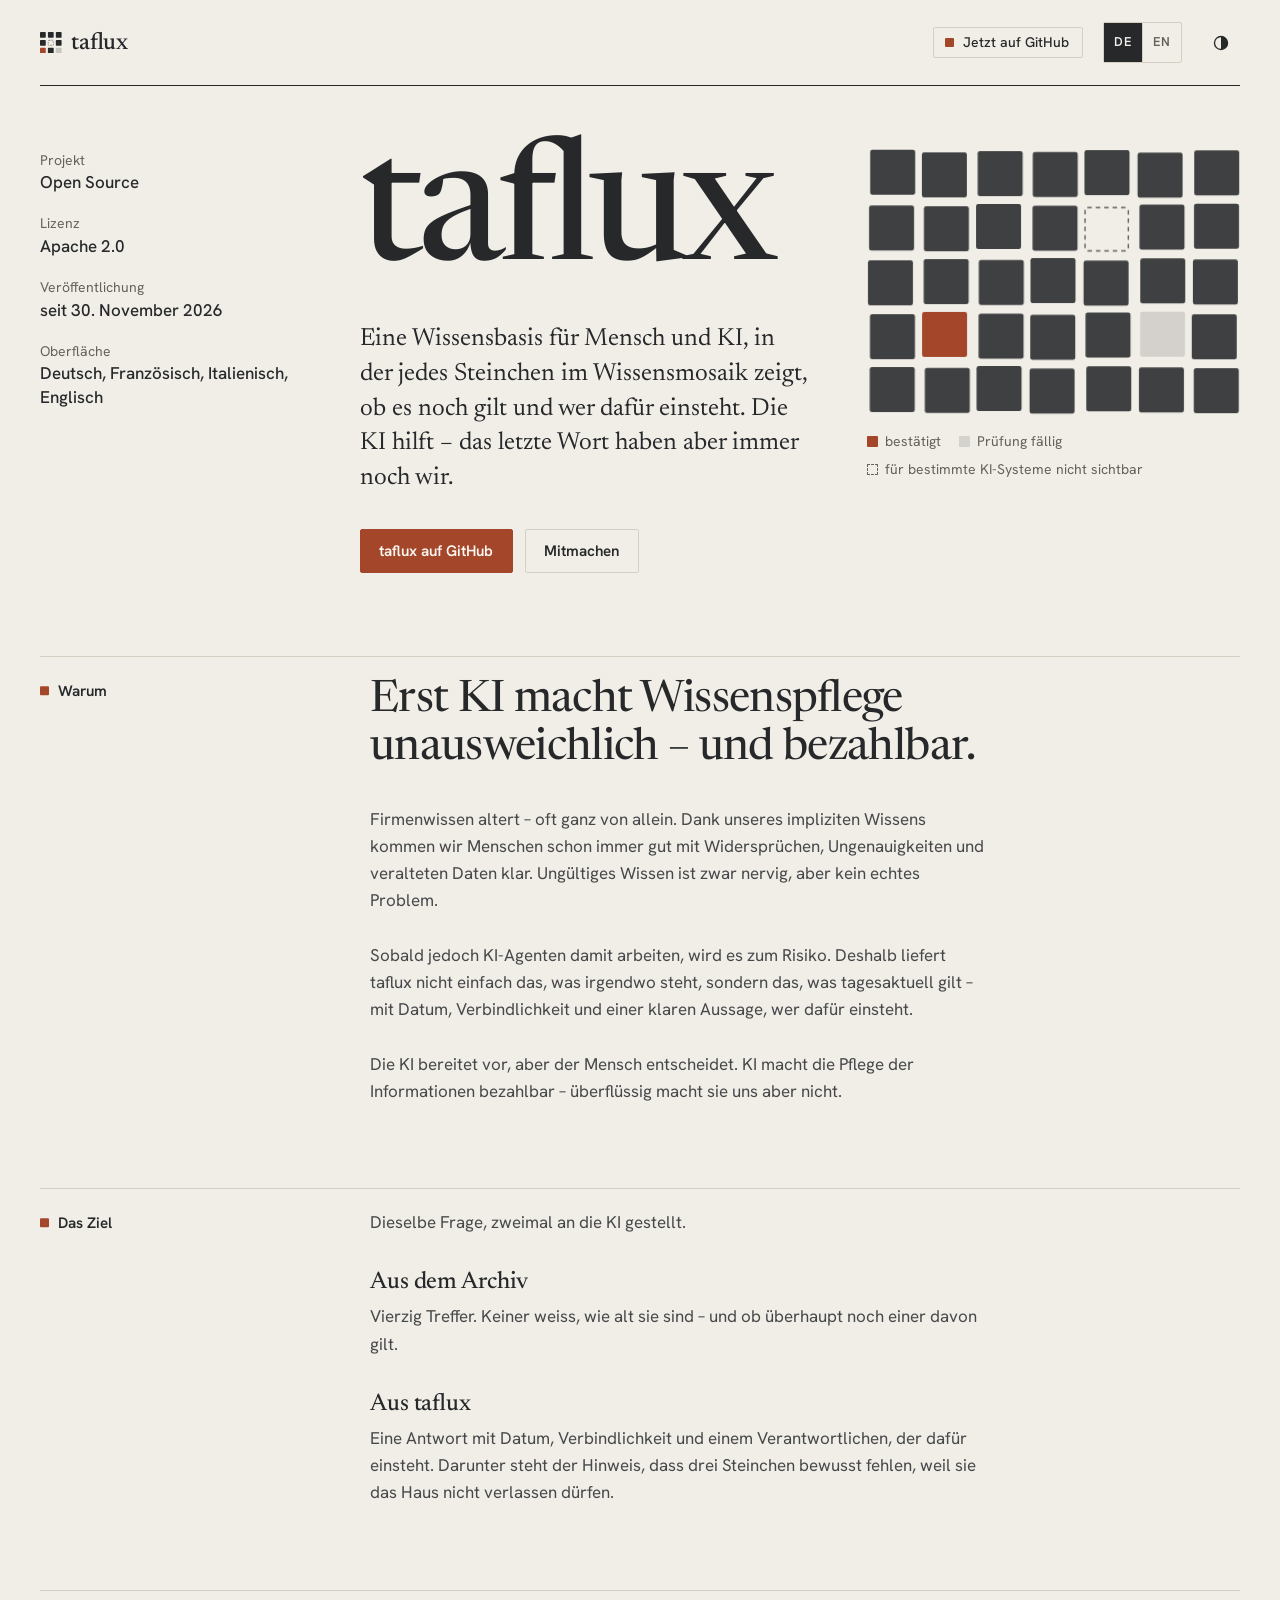
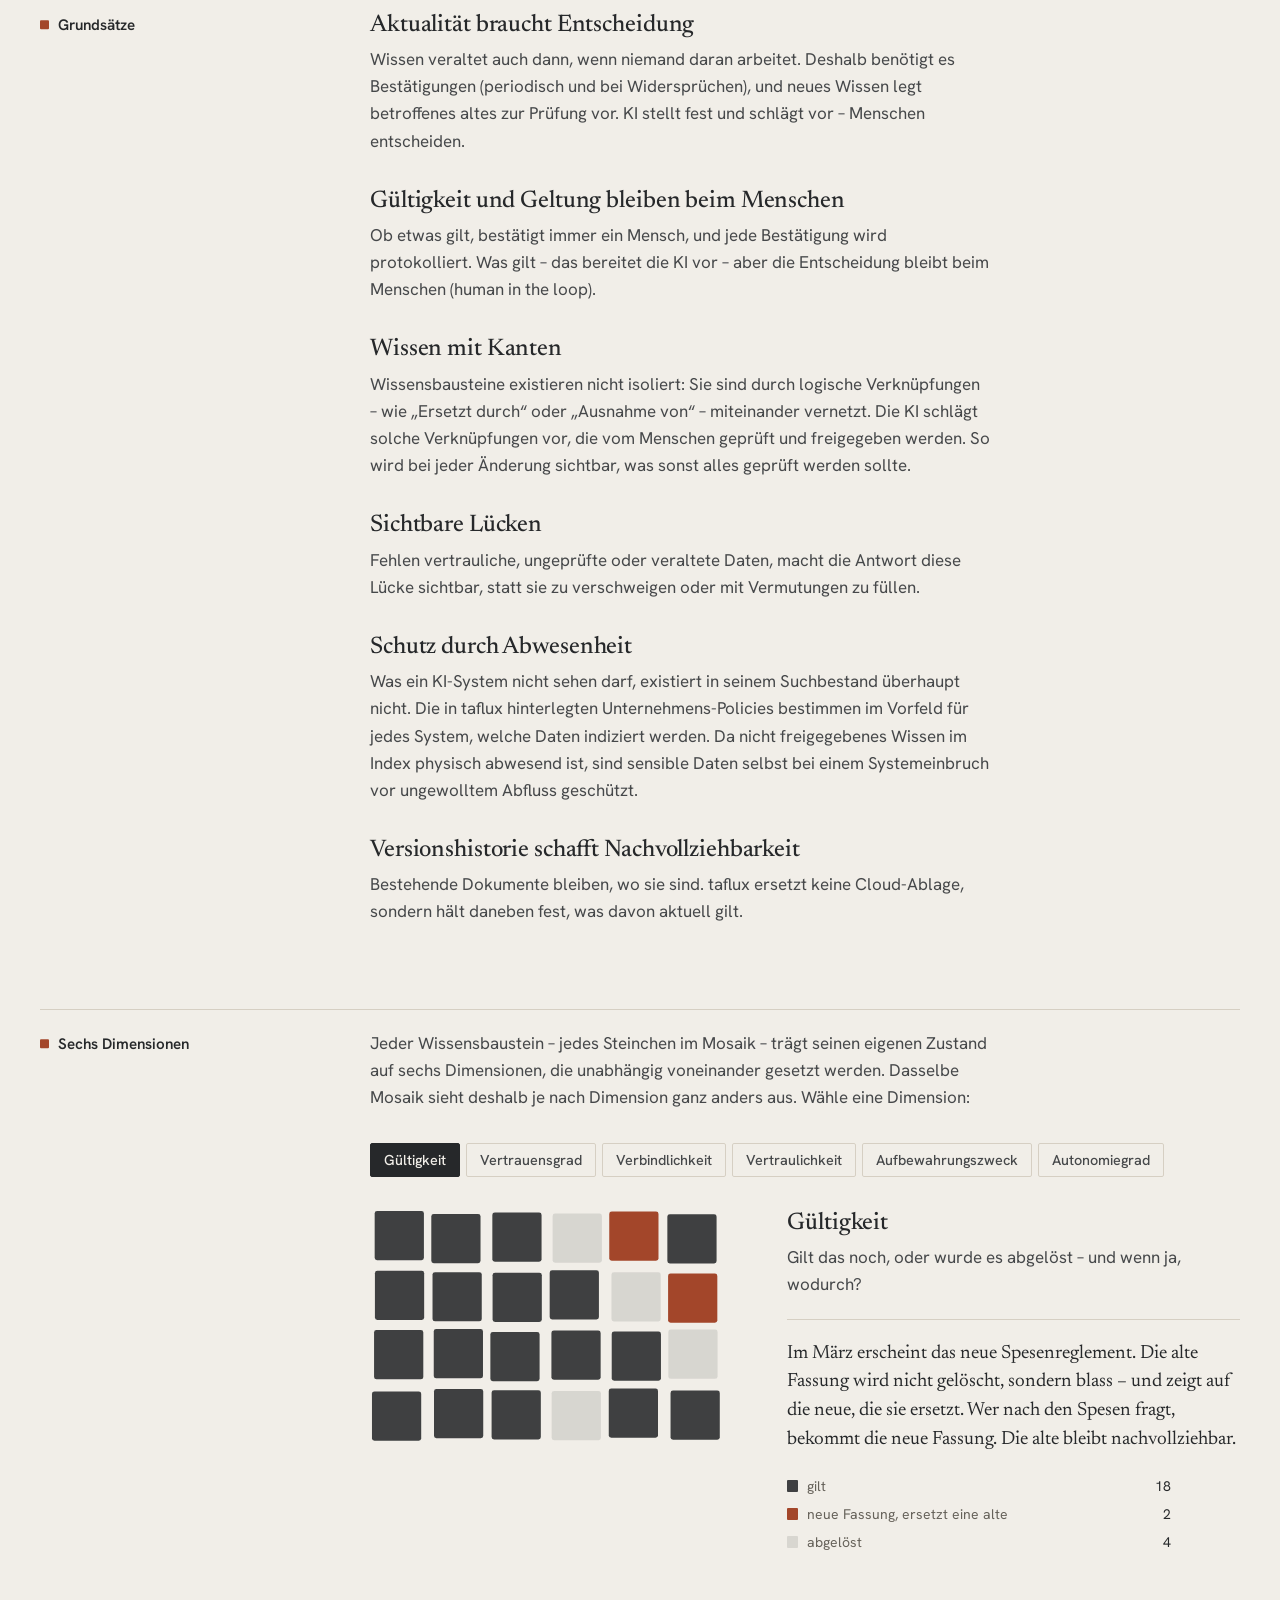
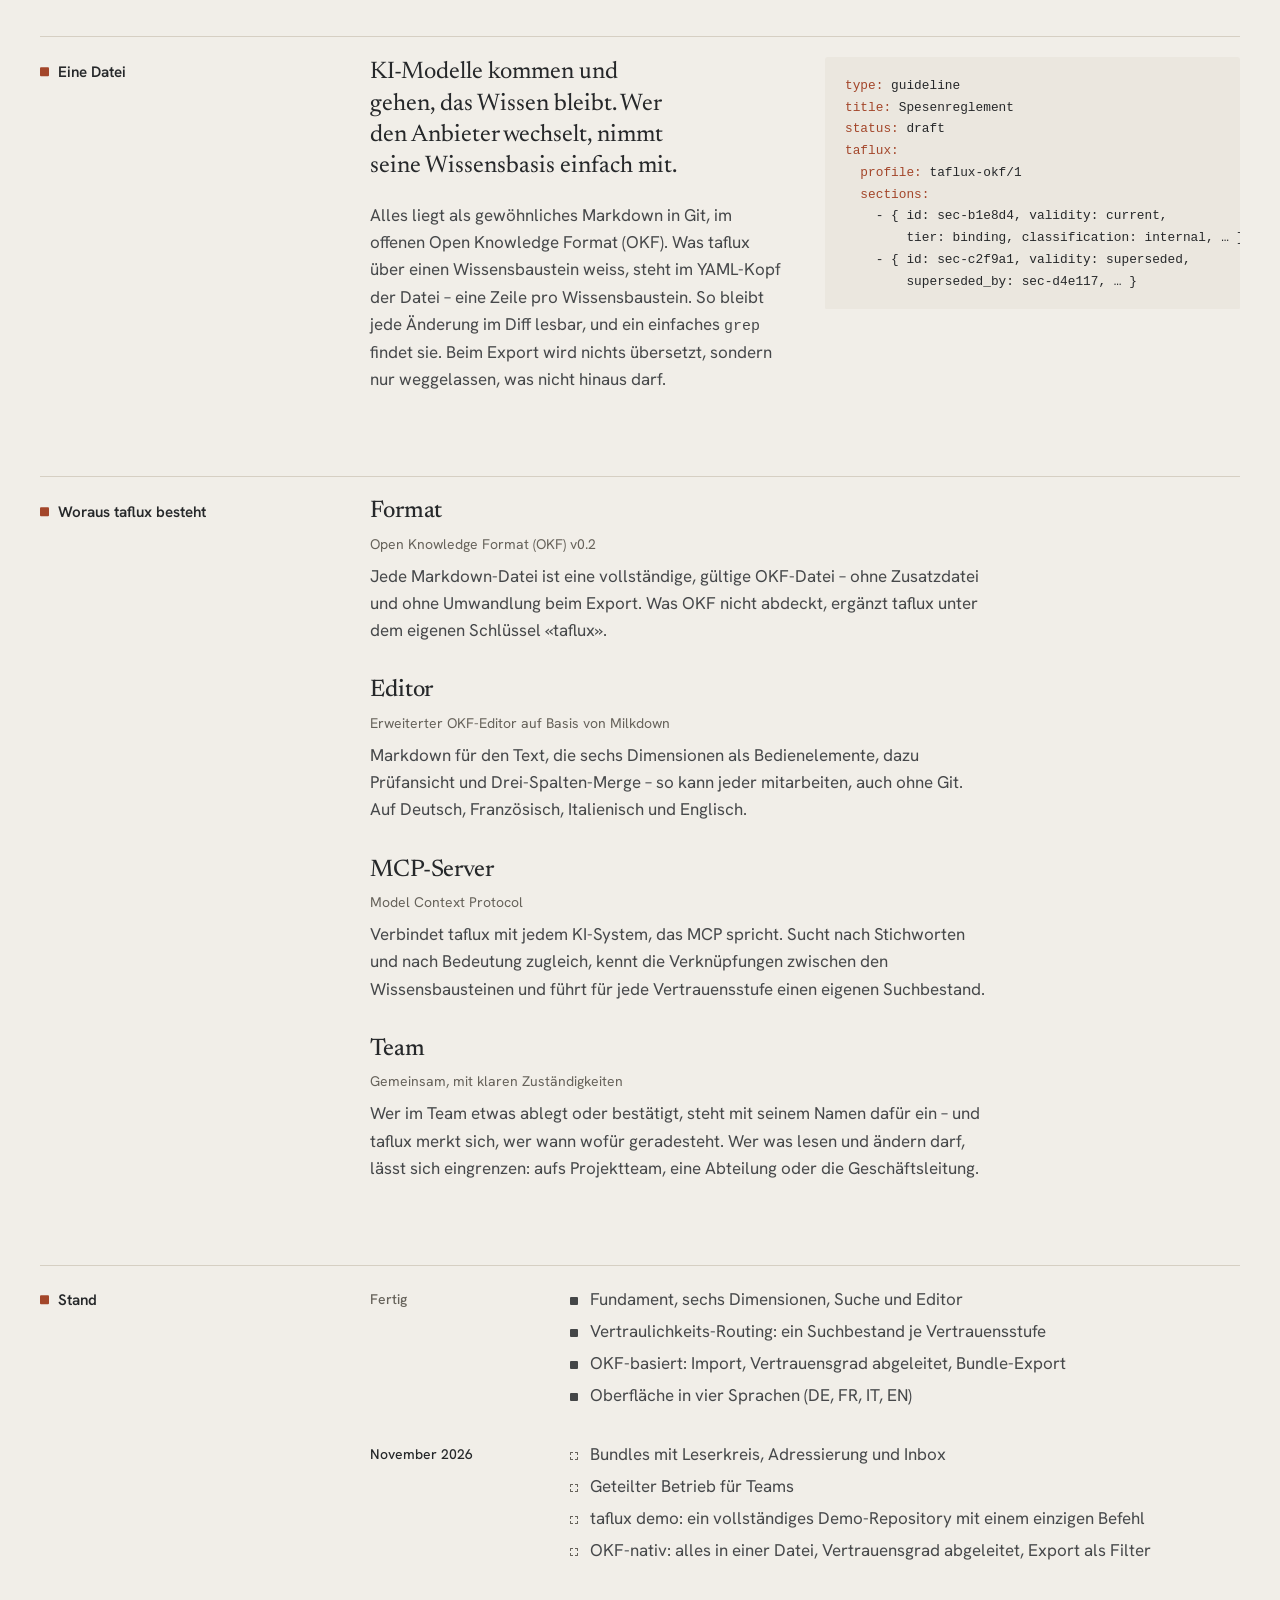
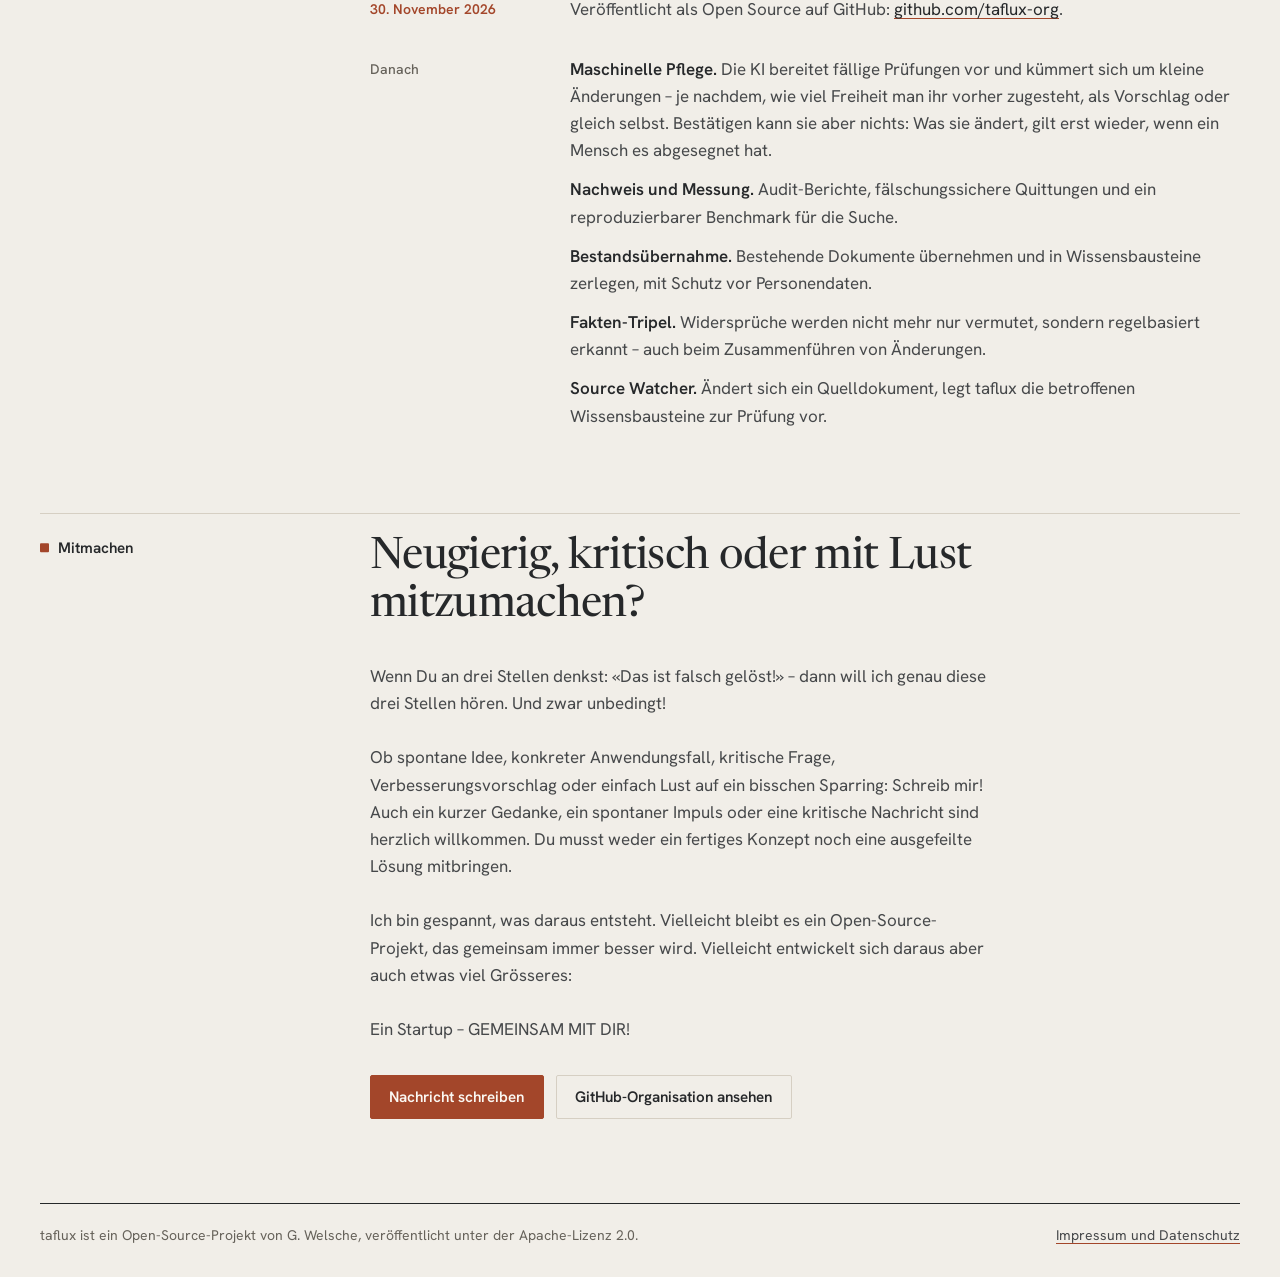
<file: index.html>
<!doctype html>
<html lang="de-CH">
<head>
	<meta charset="utf-8">
	<meta name="viewport" content="width=device-width, initial-scale=1">
	<title>taflux – Wissen, auf das sich Mensch und KI verlassen können</title>
	<meta name="description" content="taflux ist eine Open-Source-Wissensbasis für Mensch und KI: Jeder Wissensbaustein zeigt, ob er noch gilt, wer dafür einsteht und welches KI-System ihn sehen darf - Human-in-the-Loop. Veröffentlichung am 30.11.2026.">
	<meta name="color-scheme" content="light dark">
	<meta name="theme-color" content="#f1eee8" media="(prefers-color-scheme: light)">
	<meta name="theme-color" content="#1f2123" media="(prefers-color-scheme: dark)">
        <meta name="robots" content="index, follow, max-snippet:-1, max-image-preview:large, max-video-preview:-1">
	<meta property="og:type" content="website">
	<meta property="og:locale" content="de_CH">
	<meta property="og:locale:alternate" content="en_GB">
	<meta property="og:title" content="taflux">
	<meta property="og:description" content="Eine Wissensbasis für Mensch und KI, in der jeder Wissensbaustein zeigt, ob er noch gilt und wer dafür einsteht.">
        <link rel="canonical" href="https://taflux.ch/">
	<link rel="alternate" hreflang="de" href="https://taflux.ch/">
	<link rel="alternate" hreflang="en" href="https://taflux.ch/index_en.html">
	<link rel="alternate" hreflang="x-default" href="https://taflux.ch/">
	<link rel="icon" href="favicon.svg" type="image/svg+xml">
	<link rel="preload" href="fonts/newsreader-latin-opsz-normal.woff2" as="font" type="font/woff2" crossorigin>
	<link rel="preload" href="fonts/hanken-grotesk-latin-wght-normal.woff2" as="font" type="font/woff2" crossorigin>
	<script src="main.js"></script>
	<link rel="stylesheet" href="style.css">
</head>
<body>
<a class="skip" href="#inhalt">Zum Inhalt</a>

<header class="bar wrap">
	<a class="brand" href="./" aria-label="taflux – Startseite">
		<svg class="brand-mark" viewBox="0 0 30 30" aria-hidden="true">
			<rect x="0" y="0" width="8" height="8" rx="1"/><rect x="11" y="0" width="8" height="8" rx="1"/><rect x="22" y="0" width="8" height="8" rx="1"/>
			<rect x="0" y="11" width="8" height="8" rx="1"/><rect class="gap" x="11.5" y="11.5" width="7" height="7" rx="1"/><rect x="22" y="11" width="8" height="8" rx="1"/>
			<rect x="0" y="22" width="8" height="8" rx="1" class="acc"/><rect x="11" y="22" width="8" height="8" rx="1"/><rect x="22" y="22" width="8" height="8" rx="1" class="faded"/>
		</svg>
		<span>taflux</span>
	</a>
	<p class="badge" data-release-badge>
		<span class="badge-tile" aria-hidden="true"></span>
		<span data-release-text>Veröffentlichung am 30.&nbsp;November&nbsp;2026</span>
	</p>
	<nav class="lang" aria-label="Sprache wählen">
		<a href="./" hreflang="de" lang="de" data-lang="de" aria-current="page" aria-label="Deutsch">DE</a>
		<a href="index_en.html" hreflang="en" lang="en" data-lang="en" aria-label="English">EN</a>
	</nav>
	<button class="theme" type="button" data-theme-toggle aria-label="Hell- oder Dunkelmodus umschalten">
		<svg viewBox="0 0 20 20" width="18" height="18" aria-hidden="true"><circle cx="10" cy="10" r="7.25" fill="none" stroke="currentColor" stroke-width="1.5"/><path d="M10 2.75a7.25 7.25 0 0 1 0 14.5z" fill="currentColor"/></svg>
	</button>
</header>

<main id="inhalt" class="wrap">
	<!-- Kopf -->
	<section class="hero" aria-labelledby="titel">
		<dl class="facts">
			<div><dt>Projekt</dt><dd>Open Source</dd></div>
			<div><dt>Lizenz</dt><dd>Apache&nbsp;2.0</dd></div>
			<div><dt>Veröffentlichung</dt><dd data-release-fact>30.&nbsp;November&nbsp;2026</dd></div>
			<div><dt>Oberfläche</dt><dd>Deutsch, Französisch, Italienisch, Englisch</dd></div>
		</dl>

		<div class="hero-text">
			<h1 id="titel">taflux</h1>
			<p class="lead">
				Eine Wissensbasis für Mensch und KI, in der jedes Steinchen im Wissensmosaik zeigt, ob es noch gilt und wer
				dafür einsteht. Die KI hilft – das letzte Wort haben aber immer noch wir.
			</p>
			<p class="actions">
				<a class="btn btn-locked" data-release-cta aria-disabled="true">
					taflux auf GitHub
					<span class="btn-flag" data-release-flag>ab 30.11.2026</span>
				</a>
				<a class="btn btn-quiet" href="#mitmachen">Mitmachen</a>
			</p>
		</div>

		<figure class="hero-mosaic">
			<svg class="mosaic" viewBox="-2 -2 332 236" role="img" aria-label="Ein Wissensmosaik: Ein Steinchen ist bestätigt, eines ist zur Prüfung fällig, eines fehlt, weil diese KI es nicht sehen darf.">
				<rect class="t d0" x="0.8" y="-1.4" width="40" height="40" rx="2"/>
				<rect class="t d1" x="46.8" y="1.0" width="40" height="40" rx="2"/>
				<rect class="t d2" x="96.4" y="-0.2" width="40" height="40" rx="2"/>
				<rect class="t d3" x="145.4" y="0.6" width="40" height="40" rx="2"/>
				<rect class="t d4" x="191.4" y="-1.0" width="40" height="40" rx="2"/>
				<rect class="t d5" x="238.6" y="1.2" width="40" height="40" rx="2"/>
				<rect class="t d6" x="289.0" y="-0.8" width="40" height="40" rx="2"/>
				<rect class="t d1" x="-0.2" y="48.3" width="40" height="40" rx="2"/>
				<rect class="t d2" x="48.6" y="48.8" width="40" height="40" rx="2"/>
				<rect class="t d3" x="95.0" y="46.8" width="40" height="40" rx="2"/>
				<rect class="t d4" x="145.2" y="48.4" width="40" height="40" rx="2"/>
				<rect class="t-gap" x="191.9" y="50.1" width="38.5" height="38.5" rx="2"/>
				<rect class="t d6" x="240.3" y="47.4" width="40" height="40" rx="2"/>
				<rect class="t d7" x="288.8" y="46.6" width="40" height="40" rx="2"/>
				<rect class="t d2" x="-1.2" y="97.0" width="40" height="40" rx="2"/>
				<rect class="t d3" x="48.4" y="95.8" width="40" height="40" rx="2"/>
				<rect class="t d4" x="97.4" y="96.6" width="40" height="40" rx="2"/>
				<rect class="t d5" x="143.4" y="95.0" width="40" height="40" rx="2"/>
				<rect class="t d6" x="190.6" y="97.2" width="40" height="40" rx="2"/>
				<rect class="t d7" x="241.0" y="95.2" width="40" height="40" rx="2"/>
				<rect class="t d8" x="287.8" y="96.3" width="40" height="40" rx="2"/>
				<rect class="t d3" x="0.6" y="144.8" width="40" height="40" rx="2"/>
				<rect class="t t-acc d4" x="47.0" y="142.8" width="40" height="40" rx="2"/>
				<rect class="t d5" x="97.2" y="144.4" width="40" height="40" rx="2"/>
				<rect class="t d6" x="143.2" y="145.4" width="40" height="40" rx="2"/>
				<rect class="t d7" x="192.3" y="143.4" width="40" height="40" rx="2"/>
				<rect class="t t-faded d8" x="240.8" y="142.6" width="40" height="40" rx="2"/>
				<rect class="t d9" x="286.8" y="145.0" width="40" height="40" rx="2"/>
				<rect class="t d4" x="0.4" y="191.8" width="40" height="40" rx="2"/>
				<rect class="t d5" x="49.4" y="192.6" width="40" height="40" rx="2"/>
				<rect class="t d6" x="95.4" y="191.0" width="40" height="40" rx="2"/>
				<rect class="t d7" x="142.6" y="193.2" width="40" height="40" rx="2"/>
				<rect class="t d8" x="193.0" y="191.2" width="40" height="40" rx="2"/>
				<rect class="t d9" x="239.8" y="192.3" width="40" height="40" rx="2"/>
				<rect class="t d10" x="288.6" y="192.8" width="40" height="40" rx="2"/>
			</svg>
			<figcaption class="legend">
				<span><i class="sw sw-acc" aria-hidden="true"></i>bestätigt</span>
				<span><i class="sw sw-faded" aria-hidden="true"></i>Prüfung fällig</span>
				<span><i class="sw sw-gap" aria-hidden="true"></i>für bestimmte KI-Systeme nicht sichtbar</span>
			</figcaption>
		</figure>
	</section>

	<!-- Warum -->
	<section class="block" aria-labelledby="warum">
		<h2 class="label" id="warum">Warum</h2>
		<div class="body">
			<p class="statement">Erst KI macht Wissenspflege unausweichlich – und bezahlbar.</p>
			<p class="prose">
				Firmenwissen altert – oft ganz von allein. Dank unseres impliziten Wissens kommen wir Menschen schon immer gut mit Widersprüchen, Ungenauigkeiten und veralteten Daten klar. Ungültiges Wissen ist zwar nervig, aber kein echtes Problem.<br><br>
				Sobald jedoch KI-Agenten damit arbeiten, wird es zum Risiko. Deshalb liefert taflux nicht einfach das, was irgendwo steht, sondern das, was tagesaktuell gilt – mit Datum, Verbindlichkeit und einer klaren Aussage, wer dafür einsteht.<br><br>
				Die KI bereitet vor, aber der Mensch entscheidet. KI macht die Pflege der Informationen bezahlbar – überflüssig macht sie uns aber nicht.
			</p>
		</div>
	</section>

	<!-- Ziel -->
	<section class="block" aria-labelledby="ziel">
		<h2 class="label" id="ziel">Das Ziel</h2>
		<div class="body">
			<p class="prose">Dieselbe Frage, zweimal an die KI gestellt.</p>
			<div class="compare">
				<div>
					<h3>Aus dem Archiv</h3>
					<p>Vierzig Treffer. Keiner weiss, wie alt sie sind – und ob überhaupt noch einer davon gilt.</p>
				</div>
				<div>
					<h3>Aus taflux</h3>
					<p>
						Eine Antwort mit Datum, Verbindlichkeit und einem Verantwortlichen, der dafür einsteht.
						Darunter steht der Hinweis,
						dass drei Steinchen bewusst fehlen, weil sie das Haus nicht verlassen dürfen.
					</p>
				</div>
			</div>
		</div>
	</section>

	<!-- Grundsätze -->
	<section class="block" aria-labelledby="grundsaetze">
		<h2 class="label" id="grundsaetze">Grundsätze</h2>
		<ul class="body cells cells-2">
			<li><h3>Aktualität braucht Entscheidung</h3><p>Wissen veraltet auch dann, wenn niemand daran arbeitet. Deshalb benötigt es Bestätigungen (periodisch und bei Widersprüchen), und neues Wissen legt betroffenes altes zur Prüfung vor. KI stellt fest und schlägt vor – Menschen entscheiden.</p></li>
			<li><h3>Gültigkeit und Geltung bleiben beim Menschen</h3><p>Ob etwas gilt, bestätigt immer ein Mensch, und jede Bestätigung wird protokolliert. Was gilt – das bereitet die KI vor – aber die Entscheidung bleibt beim Menschen (human in the loop).</p></li>
			<li><h3>Wissen mit Kanten</h3><p>Wissensbausteine existieren nicht isoliert: Sie sind durch logische Verknüpfungen – wie „Ersetzt durch“ oder „Ausnahme von“ – miteinander vernetzt. Die KI schlägt solche Verknüpfungen vor, die vom Menschen geprüft und freigegeben werden. So wird bei jeder Änderung sichtbar, was sonst alles geprüft werden sollte.</p></li>
			<li><h3>Sichtbare Lücken</h3><p>Fehlen vertrauliche, ungeprüfte oder veraltete Daten, macht die Antwort diese Lücke sichtbar, statt sie zu verschweigen oder mit Vermutungen zu füllen.</p></li>
			<li><h3>Schutz durch Abwesenheit</h3><p>Was ein KI-System nicht sehen darf, existiert in seinem Suchbestand überhaupt nicht. Die in taflux hinterlegten Unternehmens-Policies bestimmen im Vorfeld für jedes System, welche Daten indiziert werden. Da nicht freigegebenes Wissen im Index physisch abwesend ist, sind sensible Daten selbst bei einem Systemeinbruch vor ungewolltem Abfluss geschützt.</p></li>
			<li><h3>Versionshistorie schafft Nachvollziehbarkeit</h3><p>Bestehende Dokumente bleiben, wo sie sind. taflux ersetzt keine Cloud-Ablage, sondern hält daneben fest, was davon aktuell gilt.</p></li>
		</ul>
	</section>

	<!-- Dimensionen -->
	<section class="block" aria-labelledby="dimensionen">
		<h2 class="label" id="dimensionen">Sechs Dimensionen</h2>
		<div class="body">
			<p class="prose">
				Jeder Wissensbaustein – jedes Steinchen im Mosaik – trägt seinen eigenen Zustand auf sechs Dimensionen, die
				unabhängig voneinander gesetzt werden. Dasselbe Mosaik sieht deshalb je nach
				Dimension ganz anders aus. Wähle eine Dimension:
			</p>
			<div class="lens" data-lens>
				<div class="lens-tabs" role="tablist" aria-label="Dimension wählen" hidden>
					<button type="button" role="tab" id="tab-gueltigkeit" aria-controls="lens-gueltigkeit" aria-selected="true">Gültigkeit</button>
					<button type="button" role="tab" id="tab-vertrauensgrad" aria-controls="lens-vertrauensgrad" aria-selected="false" tabindex="-1">Vertrauensgrad</button>
					<button type="button" role="tab" id="tab-verbindlichkeit" aria-controls="lens-verbindlichkeit" aria-selected="false" tabindex="-1">Verbindlichkeit</button>
					<button type="button" role="tab" id="tab-vertraulichkeit" aria-controls="lens-vertraulichkeit" aria-selected="false" tabindex="-1">Vertraulichkeit</button>
					<button type="button" role="tab" id="tab-aufbewahrungszweck" aria-controls="lens-aufbewahrungszweck" aria-selected="false" tabindex="-1">Aufbewahrungszweck</button>
					<button type="button" role="tab" id="tab-autonomiegrad" aria-controls="lens-autonomiegrad" aria-selected="false" tabindex="-1">Autonomiegrad</button>
				</div>
				<div class="lens-stage">
					<figure class="lens-figure">
						<svg class="lens-mosaic" viewBox="-3 -3 286 190" aria-hidden="true">
							<g class="lt d0" data-s="s"><rect class="o" x="1.6" y="-0.6" width="38.5" height="38.5" rx="2"/><rect class="f" x="0.8" y="-1.4" width="40" height="40" rx="2"/></g>
							<g class="lt d1" data-s="s"><rect class="o" x="47.5" y="1.8" width="38.5" height="38.5" rx="2"/><rect class="f" x="46.8" y="1.0" width="40" height="40" rx="2"/></g>
							<g class="lt d2" data-s="s"><rect class="o" x="97.2" y="0.6" width="38.5" height="38.5" rx="2"/><rect class="f" x="96.4" y="-0.2" width="40" height="40" rx="2"/></g>
							<g class="lt d3" data-s="f"><rect class="o" x="146.2" y="1.4" width="38.5" height="38.5" rx="2"/><rect class="f" x="145.4" y="0.6" width="40" height="40" rx="2"/></g>
							<g class="lt d4" data-s="c"><rect class="o" x="192.2" y="-0.2" width="38.5" height="38.5" rx="2"/><rect class="f" x="191.4" y="-1.0" width="40" height="40" rx="2"/></g>
							<g class="lt d5" data-s="s"><rect class="o" x="239.3" y="1.9" width="38.5" height="38.5" rx="2"/><rect class="f" x="238.6" y="1.2" width="40" height="40" rx="2"/></g>
							<g class="lt d1" data-s="s"><rect class="o" x="1.8" y="48.0" width="38.5" height="38.5" rx="2"/><rect class="f" x="1.0" y="47.2" width="40" height="40" rx="2"/></g>
							<g class="lt d2" data-s="s"><rect class="o" x="48.5" y="49.0" width="38.5" height="38.5" rx="2"/><rect class="f" x="47.8" y="48.3" width="40" height="40" rx="2"/></g>
							<g class="lt d3" data-s="s"><rect class="o" x="97.3" y="49.5" width="38.5" height="38.5" rx="2"/><rect class="f" x="96.6" y="48.8" width="40" height="40" rx="2"/></g>
							<g class="lt d4" data-s="s"><rect class="o" x="143.8" y="47.5" width="38.5" height="38.5" rx="2"/><rect class="f" x="143.0" y="46.8" width="40" height="40" rx="2"/></g>
							<g class="lt d5" data-s="f"><rect class="o" x="193.9" y="49.1" width="38.5" height="38.5" rx="2"/><rect class="f" x="193.2" y="48.4" width="40" height="40" rx="2"/></g>
							<g class="lt d6" data-s="c"><rect class="o" x="239.9" y="50.1" width="38.5" height="38.5" rx="2"/><rect class="f" x="239.2" y="49.4" width="40" height="40" rx="2"/></g>
							<g class="lt d2" data-s="s"><rect class="o" x="1.1" y="96.2" width="38.5" height="38.5" rx="2"/><rect class="f" x="0.3" y="95.4" width="40" height="40" rx="2"/></g>
							<g class="lt d3" data-s="s"><rect class="o" x="49.5" y="95.3" width="38.5" height="38.5" rx="2"/><rect class="f" x="48.8" y="94.6" width="40" height="40" rx="2"/></g>
							<g class="lt d4" data-s="s"><rect class="o" x="95.5" y="97.8" width="38.5" height="38.5" rx="2"/><rect class="f" x="94.8" y="97.0" width="40" height="40" rx="2"/></g>
							<g class="lt d5" data-s="s"><rect class="o" x="145.2" y="96.5" width="38.5" height="38.5" rx="2"/><rect class="f" x="144.4" y="95.8" width="40" height="40" rx="2"/></g>
							<g class="lt d6" data-s="s"><rect class="o" x="194.2" y="97.3" width="38.5" height="38.5" rx="2"/><rect class="f" x="193.4" y="96.6" width="40" height="40" rx="2"/></g>
							<g class="lt d7" data-s="f"><rect class="o" x="240.2" y="95.8" width="38.5" height="38.5" rx="2"/><rect class="f" x="239.4" y="95.0" width="40" height="40" rx="2"/></g>
							<g class="lt d3" data-s="s"><rect class="o" x="-0.6" y="145.9" width="38.5" height="38.5" rx="2"/><rect class="f" x="-1.4" y="145.2" width="40" height="40" rx="2"/></g>
							<g class="lt d4" data-s="s"><rect class="o" x="49.8" y="143.9" width="38.5" height="38.5" rx="2"/><rect class="f" x="49.0" y="143.2" width="40" height="40" rx="2"/></g>
							<g class="lt d5" data-s="s"><rect class="o" x="96.5" y="145.1" width="38.5" height="38.5" rx="2"/><rect class="f" x="95.8" y="144.3" width="40" height="40" rx="2"/></g>
							<g class="lt d6" data-s="f"><rect class="o" x="145.3" y="145.6" width="38.5" height="38.5" rx="2"/><rect class="f" x="144.6" y="144.8" width="40" height="40" rx="2"/></g>
							<g class="lt d7" data-s="s"><rect class="o" x="191.8" y="143.6" width="38.5" height="38.5" rx="2"/><rect class="f" x="191.0" y="142.8" width="40" height="40" rx="2"/></g>
							<g class="lt d8" data-s="s"><rect class="o" x="241.9" y="145.2" width="38.5" height="38.5" rx="2"/><rect class="f" x="241.2" y="144.4" width="40" height="40" rx="2"/></g>
						</svg>
					</figure>
					<div class="lens-panels">
						<div class="lens-panel" role="tabpanel" id="lens-gueltigkeit" aria-labelledby="tab-gueltigkeit" data-states="sssfcsssssfcsssssfsssfss">
							<h3>Gültigkeit</h3>
							<p class="lens-def">Gilt das noch, oder wurde es abgelöst – und wenn ja, wodurch?</p>
							<p class="lens-story">Im März erscheint das neue Spesenreglement. Die alte Fassung wird nicht gelöscht, sondern blass – und zeigt auf die neue, die sie ersetzt. Wer nach den Spesen fragt, bekommt die neue Fassung. Die alte bleibt nachvollziehbar.</p>
							<ul class="lens-legend"><li><i class="sw sw-s" aria-hidden="true"></i>gilt<span class="n">18</span></li><li><i class="sw sw-c" aria-hidden="true"></i>neue Fassung, ersetzt eine alte<span class="n">2</span></li><li><i class="sw sw-f" aria-hidden="true"></i>abgelöst<span class="n">4</span></li></ul>
						</div>
						<div class="lens-panel" role="tabpanel" id="lens-vertrauensgrad" aria-labelledby="tab-vertrauensgrad" data-states="ccocfccfccococcfcccocoof" data-hidden>
							<h3>Vertrauensgrad</h3>
							<p class="lens-def">Hat ein Mensch genau diesen Text bestätigt? taflux leitet das aus den Bestätigungen ab. Ändert sich der Text, verliert er seine Bestätigung.</p>
							<p class="lens-story">Lea aus der Buchhaltung bestätigt den Abschnitt zu den Hotelkosten – er leuchtet auf. Was die KI gestern neu erfasst hat, bleibt ein Umriss, bis jemand hinschaut. Und wo eine Bestätigung zu alt geworden ist, verblasst sie wieder: Die Prüfung ist fällig.</p>
							<ul class="lens-legend"><li><i class="sw sw-c" aria-hidden="true"></i>bestätigt<span class="n">14</span></li><li><i class="sw sw-o" aria-hidden="true"></i>neu erfasst, ungeprüft<span class="n">6</span></li><li><i class="sw sw-f" aria-hidden="true"></i>Prüfung fällig<span class="n">4</span></li></ul>
						</div>
						<div class="lens-panel" role="tabpanel" id="lens-verbindlichkeit" aria-labelledby="tab-verbindlichkeit" data-states="smosmmosmsommsomsmosmsoo" data-hidden>
							<h3>Verbindlichkeit</h3>
							<p class="lens-def">Ist es eine verbindliche Vorgabe, eine Empfehlung oder eine Information? Danach richten sich Rangfolge und Tonfall der Antwort.</p>
							<p class="lens-story">Die Obergrenze fürs Hotel ist eine Vorgabe, der Tipp zur günstigen Bahnverbindung eine Empfehlung, die Liste der Partnerhotels eine Information. Die KI antwortet entsprechend: Eine Vorgabe kommt als Regel, nicht als gut gemeinter Rat.</p>
							<ul class="lens-legend"><li><i class="sw sw-s" aria-hidden="true"></i>Vorgabe<span class="n">8</span></li><li><i class="sw sw-m" aria-hidden="true"></i>Empfehlung<span class="n">9</span></li><li><i class="sw sw-o" aria-hidden="true"></i>Information<span class="n">7</span></li></ul>
						</div>
						<div class="lens-panel" role="tabpanel" id="lens-vertraulichkeit" aria-labelledby="tab-vertraulichkeit" data-states="sssgssgsssgssssgsssgssgs" data-hidden>
							<h3>Vertraulichkeit</h3>
							<p class="lens-def">Wer darf das sehen, und welches KI-System darf damit arbeiten? Für jedes System wird ein eigener KI-Suchbestand anhand einer taflux - Richtline aufgebaut.</p>
							<p class="lens-story">Marco fragt einen Cloud-Assistenten nach den Projektkosten. Die Kalkulationen darf dieser nie sehen – in seinem Suchbestand sind sie gar nicht vorhanden. Die Antwort sagt deshalb dazu, dass sechs Steinchen bewusst fehlen. Für die vollständige Antwort wechselt Marco ins lokale Modell.</p>
							<ul class="lens-legend"><li><i class="sw sw-s" aria-hidden="true"></i>für die Cloud-KI sichtbar<span class="n">18</span></li><li><i class="sw sw-g" aria-hidden="true"></i>bleibt im Haus, fehlt<span class="n">6</span></li></ul>
						</div>
						<div class="lens-panel" role="tabpanel" id="lens-aufbewahrungszweck" aria-labelledby="tab-aufbewahrungszweck" data-states="fffcffffffsffffffcfffoff" data-hidden>
							<h3>Aufbewahrungszweck</h3>
							<p class="lens-def">Warum bleibt etwas erhalten, das nicht mehr gilt? Als Lehre (lessons learned), als Teil der History oder als Referenz.</p>
							<p class="lens-story">Die vier abgelösten Steinchen aus «Gültigkeit» sind nicht verschwunden. Die gescheiterte Migration von 2021 bleibt als Lehre erhalten, das alte Organigramm als historische Daten, die frühere Norm als Referenz.</p>
							<ul class="lens-legend"><li><i class="sw sw-f" aria-hidden="true"></i>gilt, braucht keinen Zweck<span class="n">20</span></li><li><i class="sw sw-c" aria-hidden="true"></i>Lehre – lessons learned<span class="n">2</span></li><li><i class="sw sw-s" aria-hidden="true"></i>History<span class="n">1</span></li><li><i class="sw sw-o" aria-hidden="true"></i>Referenz<span class="n">1</span></li></ul>
						</div>
						<div class="lens-panel" role="tabpanel" id="lens-autonomiegrad" aria-labelledby="tab-autonomiegrad" data-states="omsoommsomsoomsmomsommos" data-hidden>
							<h3>Autonomiegrad</h3>
							<p class="lens-def">Darf die KI das abgelegte Wissen oder seine Metadaten ändern? Nur auf Wunsch, in einem festgelegten Rahmen oder eigenständig.</p>
							<p class="lens-story">Einen Tippfehler im Styleguide korrigiert die KI selbst, Formulierungen im Handbuch passt sie im vereinbarten Rahmen an, am Spesenreglement macht sie nur Vorschläge. Wie viel Freiheit sie bekommt, entscheidet ein Mensch – bestätigen kann sie in keinem Fall.</p>
							<ul class="lens-legend"><li><i class="sw sw-s" aria-hidden="true"></i>ändert eigenständig<span class="n">6</span></li><li><i class="sw sw-m" aria-hidden="true"></i>ändert im Rahmen<span class="n">9</span></li><li><i class="sw sw-o" aria-hidden="true"></i>darf nur vorschlagen<span class="n">9</span></li></ul>
						</div>
					</div>
				</div>
			</div>
		</div>
	</section>

	<!-- Format -->
	<section class="block" aria-labelledby="format">
		<h2 class="label" id="format">Eine Datei</h2>
		<div class="body split">
			<div>
				<p class="statement statement-s">
					KI-Modelle kommen und gehen, das Wissen bleibt. Wer den Anbieter wechselt, nimmt seine
					Wissensbasis einfach mit.
				</p>
				<p class="prose">
					Alles liegt als gewöhnliches Markdown in Git, im offenen Open Knowledge Format (OKF). Was taflux
					über einen Wissensbaustein weiss, steht im YAML-Kopf der Datei – eine Zeile pro Wissensbaustein.
					So bleibt jede Änderung im Diff lesbar, und ein einfaches <code>grep</code> findet sie. Beim
					Export wird nichts übersetzt, sondern nur weggelassen, was nicht hinaus darf.
				</p>
			</div>
			<pre class="code" aria-label="Beispiel eines YAML-Kopfs"><code><span class="k">type:</span> guideline
<span class="k">title:</span> Spesenreglement
<span class="k">status:</span> draft
<span class="k">taflux:</span>
  <span class="k">profile:</span> taflux-okf/1
  <span class="k">sections:</span>
    - { id: sec-b1e8d4, validity: current,
        tier: binding, classification: internal, … }
    - { id: sec-c2f9a1, validity: superseded,
        superseded_by: sec-d4e117, … }</code></pre>
		</div>
	</section>

	<!-- Teile -->
	<section class="block" aria-labelledby="teile">
		<h2 class="label" id="teile">Woraus taflux besteht</h2>
		<ul class="body cells cells-2">
			<li><h3>Format</h3><p class="sub">Open Knowledge Format (OKF) v0.2</p><p>Jede Markdown-Datei ist eine vollständige, gültige OKF-Datei – ohne Zusatzdatei und ohne Umwandlung beim Export. Was OKF nicht abdeckt, ergänzt taflux unter dem eigenen Schlüssel «taflux».</p></li>
			<li><h3>Editor</h3><p class="sub">Erweiterter OKF-Editor auf Basis von Milkdown</p><p>Markdown für den Text, die sechs Dimensionen als Bedienelemente, dazu Prüfansicht und Drei-Spalten-Merge – so kann jeder mitarbeiten, auch ohne Git. Auf Deutsch, Französisch, Italienisch und Englisch.</p></li>
			<li><h3>MCP-Server</h3><p class="sub">Model Context Protocol</p><p>Verbindet taflux mit jedem KI-System, das MCP spricht. Sucht nach Stichworten und nach Bedeutung zugleich, kennt die Verknüpfungen zwischen den Wissensbausteinen und führt für jede Vertrauensstufe einen eigenen Suchbestand.</p></li>
			<li><h3>Team</h3><p class="sub">Gemeinsam, mit klaren Zuständigkeiten</p><p>Wer im Team etwas ablegt oder bestätigt, steht mit seinem Namen dafür ein – und taflux merkt sich, wer wann wofür geradesteht. Wer was lesen und ändern darf, lässt sich eingrenzen: aufs Projektteam, eine Abteilung oder die Geschäftsleitung.</p></li>
		</ul>
	</section>

	<!-- Stand -->
	<section class="block" aria-labelledby="stand">
		<h2 class="label" id="stand">Stand</h2>
		<ol class="body timeline">
			<li class="is-done">
				<span class="when">Fertig</span>
				<ul>
					<li>Fundament, sechs Dimensionen, Suche und Editor</li>
					<li>Vertraulichkeits-Routing: ein Suchbestand je Vertrauensstufe</li>
					<li>OKF-basiert: Import, Vertrauensgrad abgeleitet, Bundle-Export</li>
					<li>Oberfläche in vier Sprachen (DE, FR, IT, EN)</li>
				</ul>
			</li>
			<li class="is-now">
				<span class="when">November 2026</span>
				<ul>
					<li>Bundles mit Leserkreis, Adressierung und Inbox</li>
					<li>Geteilter Betrieb für Teams</li>
					<li>taflux demo: ein vollständiges Demo-Repository mit einem einzigen Befehl</li>
					<li>OKF-nativ: alles in einer Datei, Vertrauensgrad abgeleitet, Export als Filter</li>
				</ul>
			</li>
			<li class="is-release">
				<span class="when">30. November 2026</span>
				<p data-release-row>Veröffentlichung als Open Source auf GitHub, unter <a href="https://github.com/taflux-org" rel="noopener">github.com/taflux-org</a>.</p>
			</li>
			<li>
				<span class="when">Danach</span>
				<dl class="roadmap">
					<div><dt>Maschinelle Pflege</dt><dd>Die KI bereitet fällige Prüfungen vor und kümmert sich um kleine Änderungen – je nachdem, wie viel Freiheit man ihr vorher zugesteht, als Vorschlag oder gleich selbst. Bestätigen kann sie aber nichts: Was sie ändert, gilt erst wieder, wenn ein Mensch es abgesegnet hat.</dd></div>
					<div><dt>Nachweis und Messung</dt><dd>Audit-Berichte, fälschungssichere Quittungen und ein reproduzierbarer Benchmark für die Suche.</dd></div>
					<div><dt>Bestandsübernahme</dt><dd>Bestehende Dokumente übernehmen und in Wissensbausteine zerlegen, mit Schutz vor Personendaten.</dd></div>
					<div><dt>Fakten-Tripel</dt><dd>Widersprüche werden nicht mehr nur vermutet, sondern regelbasiert erkannt – auch beim Zusammenführen von Änderungen.</dd></div>
					<div><dt>Source Watcher</dt><dd>Ändert sich ein Quelldokument, legt taflux die betroffenen Wissensbausteine zur Prüfung vor.</dd></div>
				</dl>
			</li>
		</ol>
	</section>

	<!-- Mitmachen -->
	<section class="block" id="mitmachen" aria-labelledby="mitmachen-titel">
		<h2 class="label">Mitmachen</h2>
		<div class="body">
			<p class="statement" id="mitmachen-titel">Neugierig, kritisch oder mit Lust mitzumachen?</p>
			<p class="prose">
				Wenn Du an drei Stellen denkst: «Das ist falsch gelöst!» – dann will ich genau diese drei Stellen hören. Und zwar unbedingt!
				<br><br>
				Ob spontane Idee, konkreter Anwendungsfall, kritische Frage, Verbesserungsvorschlag oder einfach Lust auf ein bisschen Sparring: Schreib mir! Auch ein kurzer Gedanke, ein spontaner Impuls oder eine kritische Nachricht sind herzlich willkommen. Du musst weder ein fertiges Konzept noch eine ausgefeilte Lösung mitbringen.
				<br><br>
				Ich bin gespannt, was daraus entsteht. Vielleicht bleibt es ein Open-Source-Projekt, das gemeinsam immer besser wird. Vielleicht entwickelt sich daraus aber auch etwas viel Grösseres:
				<br><br>
				Ein Startup&nbsp;– <span class="nowrap">GEMEINSAM MIT DIR!</span>
			</p>
			<p class="actions">
				<a class="btn" href="#mitmachen" data-mail="taflux">Nachricht schreiben</a>
				<a class="btn btn-quiet" href="https://github.com/taflux-org" rel="noopener">GitHub-Organisation ansehen</a>
			</p>
		</div>
	</section>
</main>

<footer class="foot wrap">
	<p>taflux ist ein Open-Source-Projekt von G. Welsche, veröffentlicht unter der Apache-Lizenz 2.0.</p>
	<p><a href="impressum.html">Impressum und Datenschutz</a></p>
</footer>
</body>
</html>
</file>
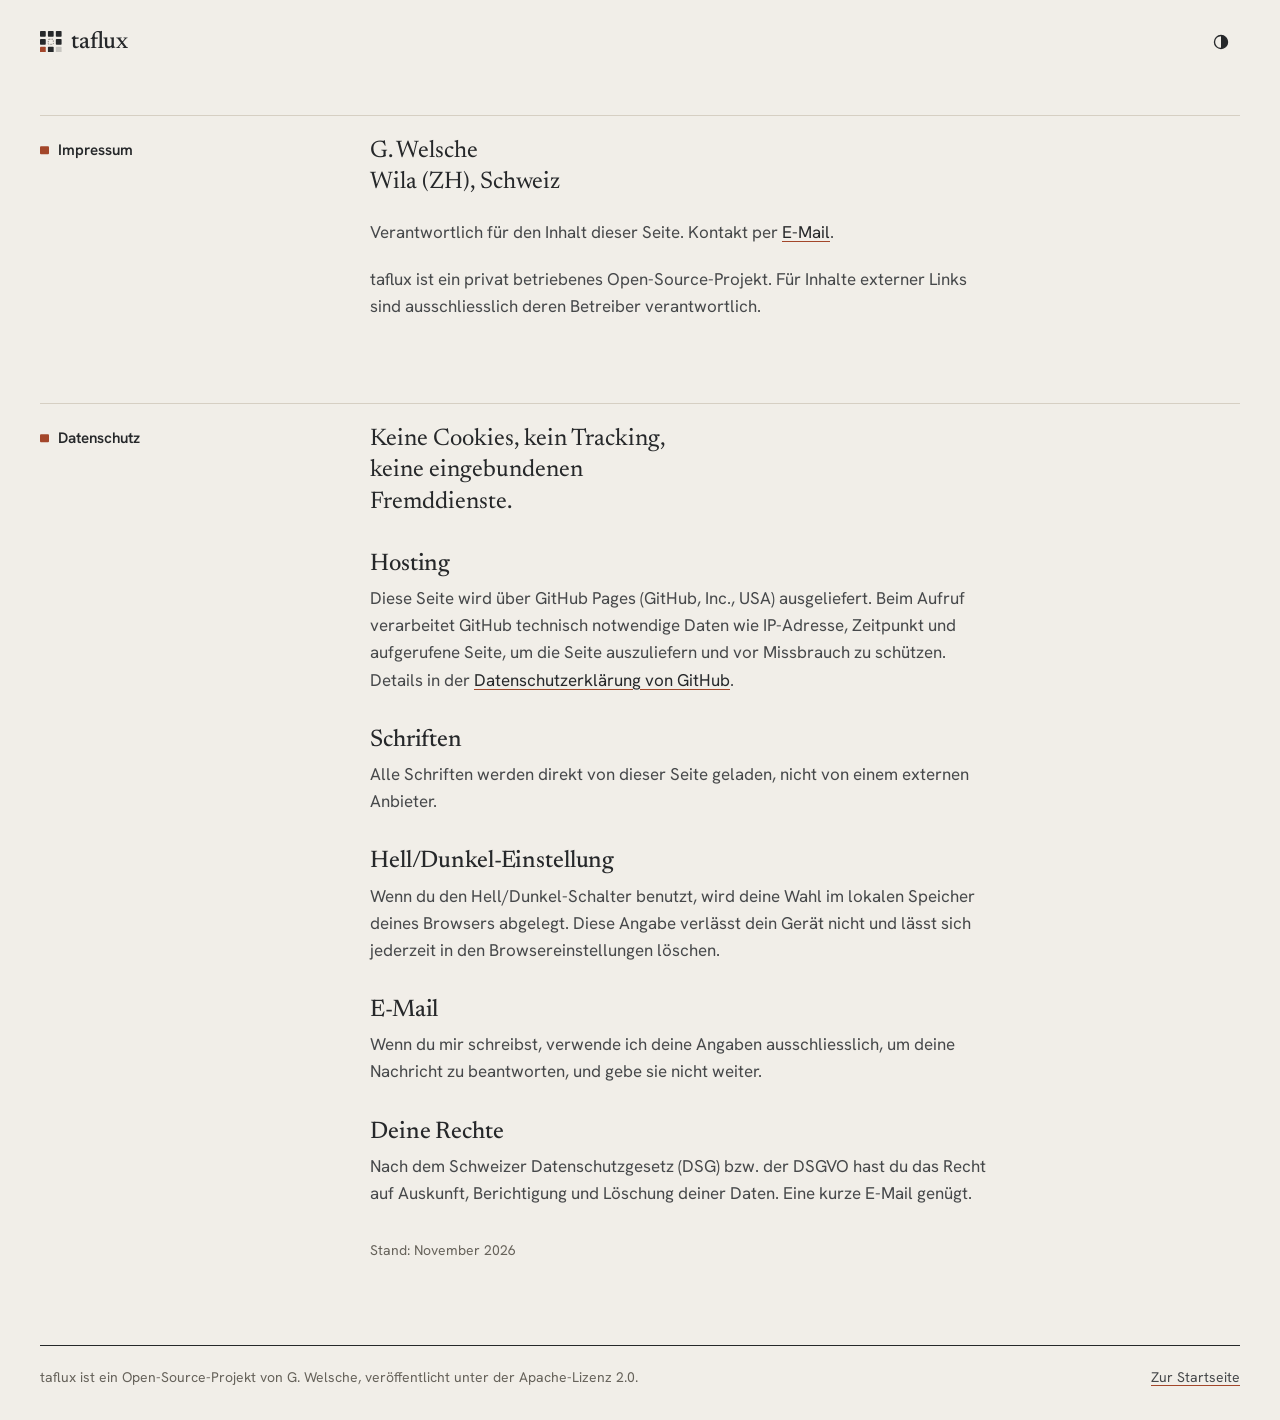
<file: impressum.html>
<!doctype html>
<html lang="de-CH">
<head>
	<meta charset="utf-8">
	<meta name="viewport" content="width=device-width, initial-scale=1">
	<title>Impressum und Datenschutz – taflux</title>
	<meta name="description" content="Impressum und Datenschutzhinweise der taflux-Landingpage.">
	<meta name="robots" content="noindex">
	<meta name="color-scheme" content="light dark">
	<meta name="theme-color" content="#f1eee8" media="(prefers-color-scheme: light)">
	<meta name="theme-color" content="#1f2123" media="(prefers-color-scheme: dark)">
	<link rel="icon" href="favicon.svg" type="image/svg+xml">
	<link rel="stylesheet" href="style.css">
	<script>
		try {
			var t = localStorage.getItem('taflux-theme');
			if (t === 'light' || t === 'dark') document.documentElement.dataset.theme = t;
		} catch (e) {}
	</script>
	<script src="main.js" defer></script>
</head>
<body>
	<a class="skip" href="#inhalt">Zum Inhalt</a>

	<header class="bar wrap">
		<a class="brand" href="./" aria-label="taflux – zur Startseite">
			<svg class="brand-mark" viewBox="0 0 30 30" aria-hidden="true">
				<rect x="0" y="0" width="8" height="8" rx="1"/><rect x="11" y="0" width="8" height="8" rx="1"/><rect x="22" y="0" width="8" height="8" rx="1"/>
				<rect x="0" y="11" width="8" height="8" rx="1"/><rect class="gap" x="11.5" y="11.5" width="7" height="7" rx="1"/><rect x="22" y="11" width="8" height="8" rx="1"/>
				<rect x="0" y="22" width="8" height="8" rx="1" class="acc"/><rect x="11" y="22" width="8" height="8" rx="1"/><rect x="22" y="22" width="8" height="8" rx="1" class="faded"/>
			</svg>
			<span>taflux</span>
		</a>
		<button class="theme" type="button" data-theme-toggle aria-label="Hell- oder Dunkelmodus umschalten">
			<svg viewBox="0 0 20 20" width="18" height="18" aria-hidden="true"><circle cx="10" cy="10" r="7.25" fill="none" stroke="currentColor" stroke-width="1.5"/><path d="M10 2.75a7.25 7.25 0 0 1 0 14.5z" fill="currentColor"/></svg>
		</button>
	</header>

	<main id="inhalt" class="wrap legal">
		<section class="block" aria-labelledby="impressum">
			<h1 class="label" id="impressum">Impressum</h1>
			<div class="body">
				<p class="statement statement-s">G. Welsche<br>Wila (ZH), Schweiz</p>
				<p class="prose">
					Verantwortlich für den Inhalt dieser Seite. Kontakt per
					<a href="#impressum" data-mail="taflux – Impressum">E-Mail</a>.
				</p>
				<p class="prose">
					taflux ist ein privat betriebenes Open-Source-Projekt. Für Inhalte externer Links sind ausschliesslich
					deren Betreiber verantwortlich.
				</p>
			</div>
		</section>

		<section class="block" aria-labelledby="datenschutz">
			<h2 class="label" id="datenschutz">Datenschutz</h2>
			<div class="body">
				<p class="statement statement-s">Keine Cookies, kein Tracking, keine eingebundenen Fremddienste.</p>
				<div class="cells">
					<div>
						<h3>Hosting</h3>
						<p>
							Diese Seite wird über GitHub Pages (GitHub, Inc., USA) ausgeliefert. Beim Aufruf verarbeitet GitHub
							technisch notwendige Daten wie IP-Adresse, Zeitpunkt und aufgerufene Seite, um die Seite auszuliefern
							und vor Missbrauch zu schützen. Details in der
							<a href="https://docs.github.com/de/site-policy/privacy-policies/github-general-privacy-statement" rel="noopener">Datenschutzerklärung von GitHub</a>.
						</p>
					</div>
					<div>
						<h3>Schriften</h3>
						<p>Alle Schriften werden direkt von dieser Seite geladen, nicht von einem externen Anbieter.</p>
					</div>
					<div>
						<h3>Hell/Dunkel-Einstellung</h3>
						<p>
							Wenn du den Hell/Dunkel-Schalter benutzt, wird deine Wahl im lokalen Speicher deines Browsers
							abgelegt. Diese Angabe verlässt dein Gerät nicht und lässt sich jederzeit in den
							Browsereinstellungen löschen.
						</p>
					</div>
					<div>
						<h3>E-Mail</h3>
						<p>
							Wenn du mir schreibst, verwende ich deine Angaben ausschliesslich, um deine Nachricht zu beantworten,
							und gebe sie nicht weiter.
						</p>
					</div>
					<div>
						<h3>Deine Rechte</h3>
						<p>
							Nach dem Schweizer Datenschutzgesetz (DSG) bzw. der DSGVO hast du das Recht auf Auskunft, Berichtigung
							und Löschung deiner Daten. Eine kurze E-Mail genügt.
						</p>
					</div>
				</div>
				<p class="prose stand">Stand: November 2026</p>
			</div>
		</section>
	</main>

	<footer class="foot wrap">
		<p>taflux ist ein Open-Source-Projekt von G. Welsche, veröffentlicht unter der Apache-Lizenz 2.0.</p>
		<p><a href="./">Zur Startseite</a></p>
	</footer>
</body>
</html>
</file>
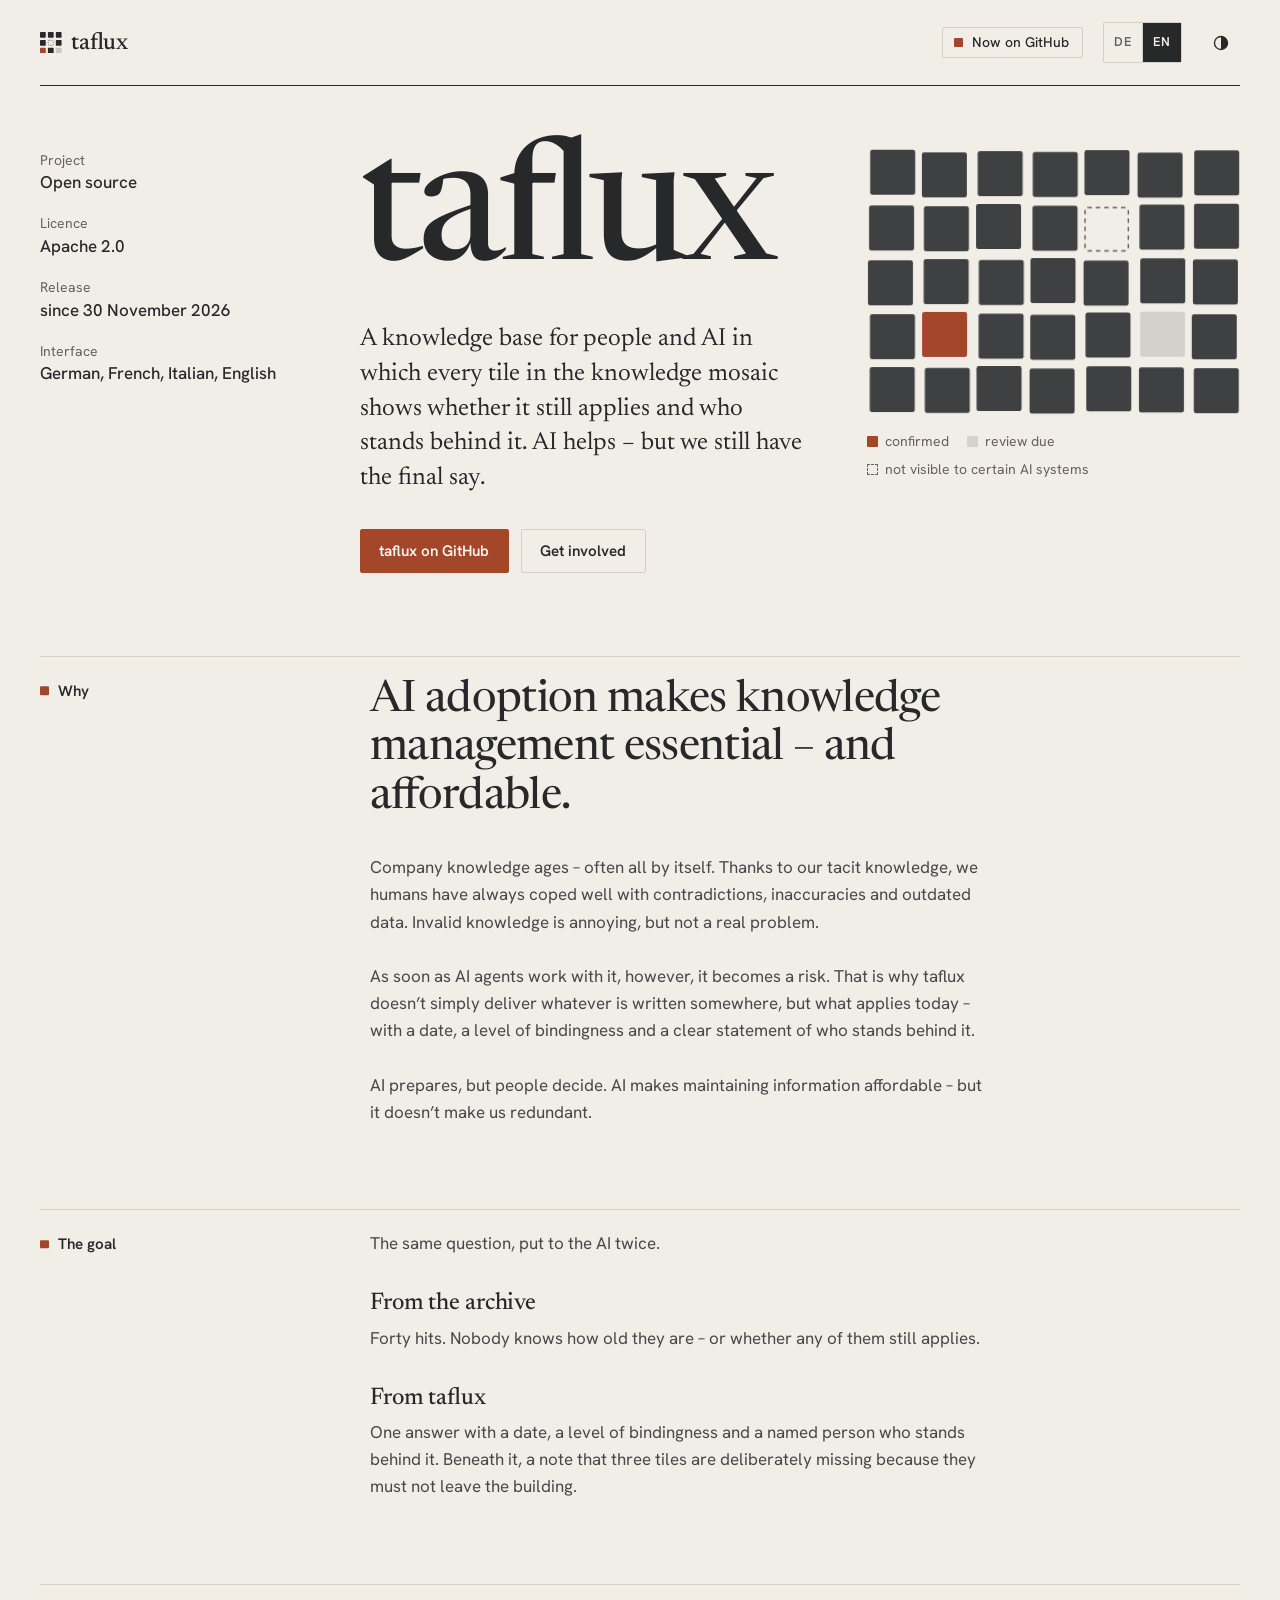
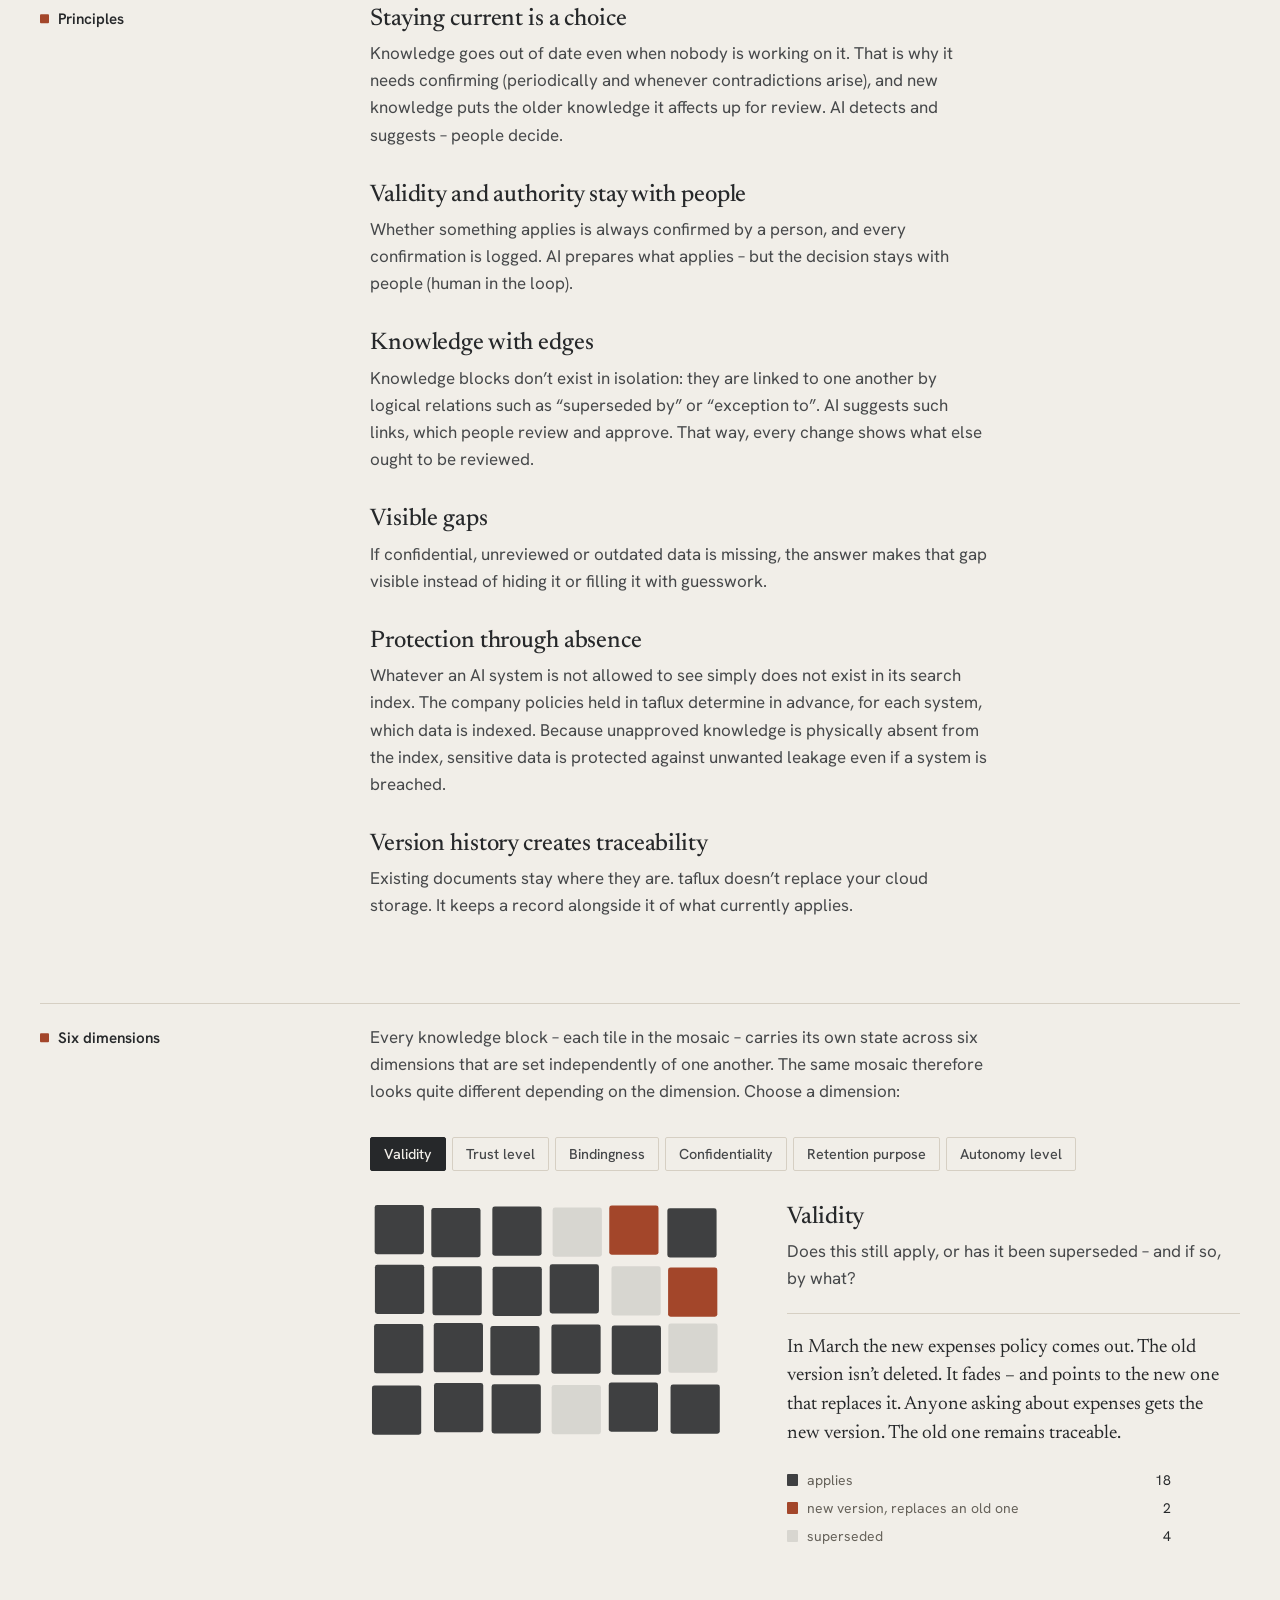
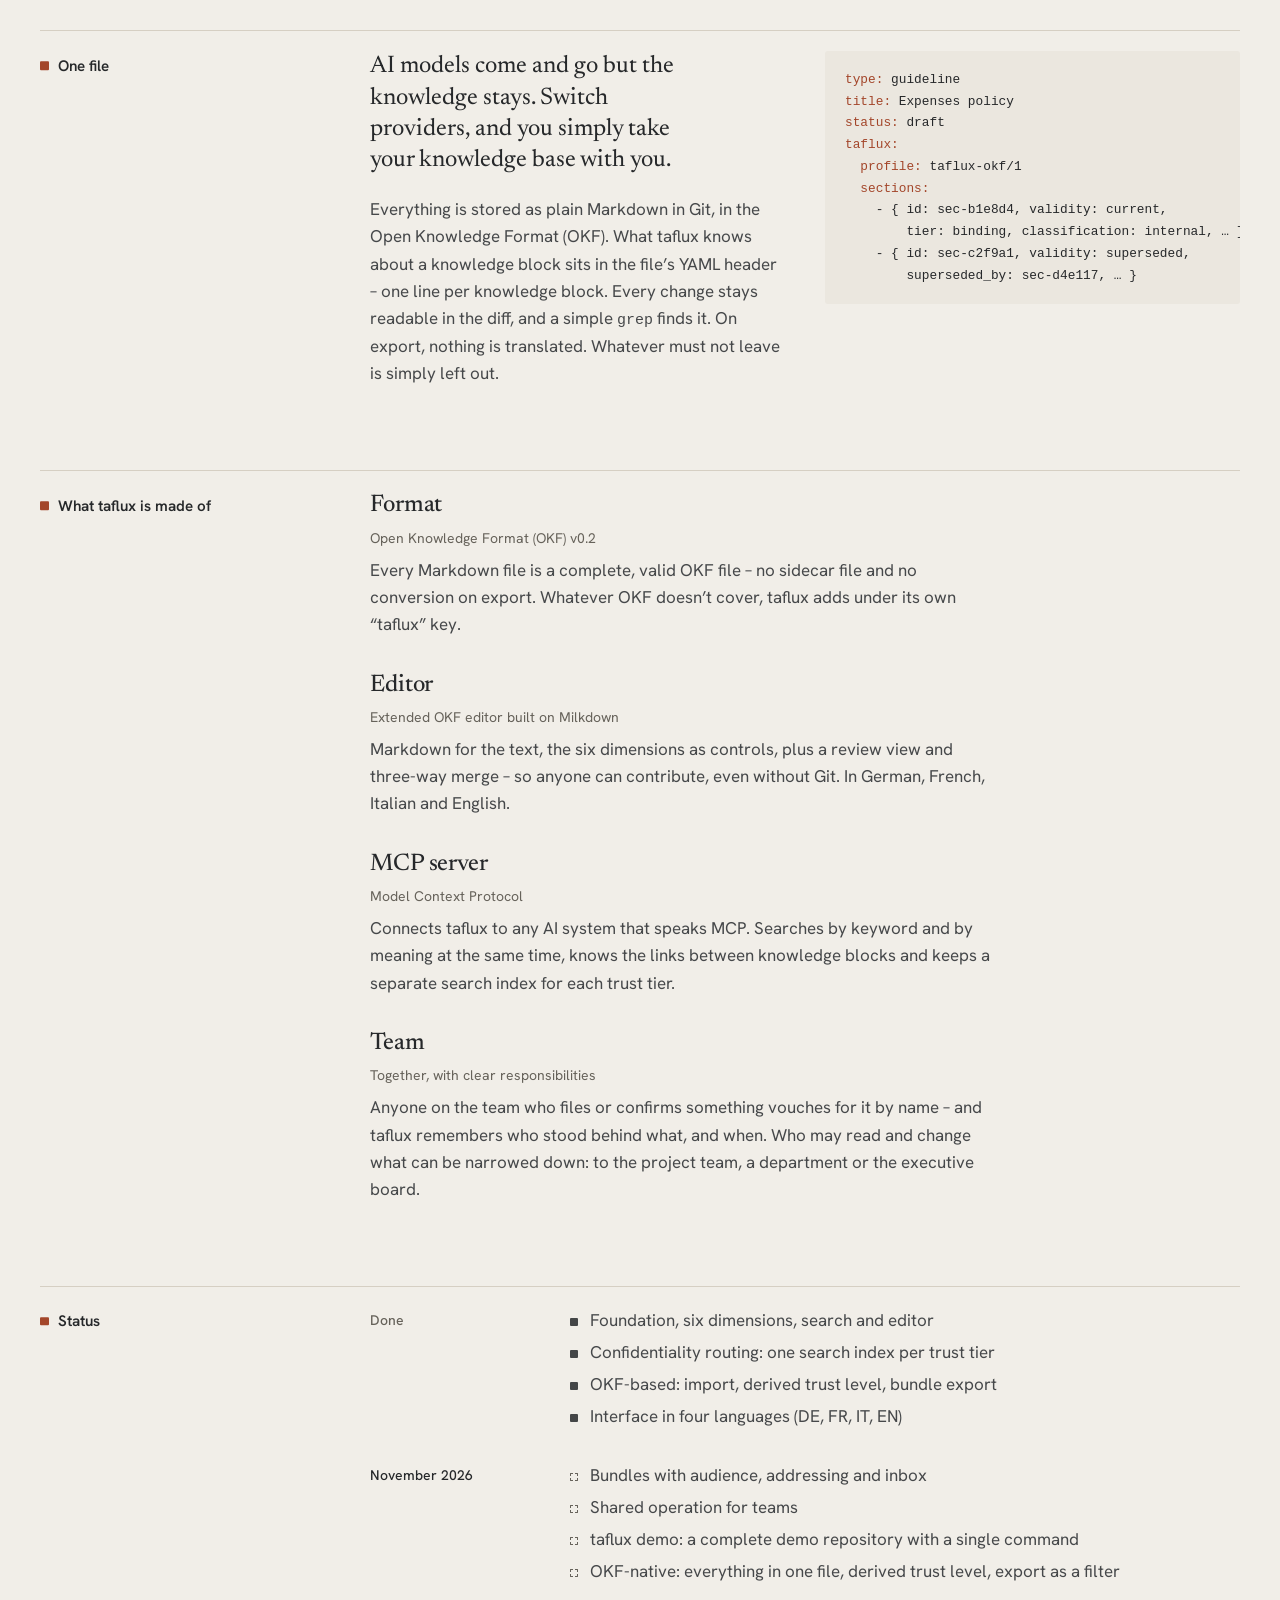
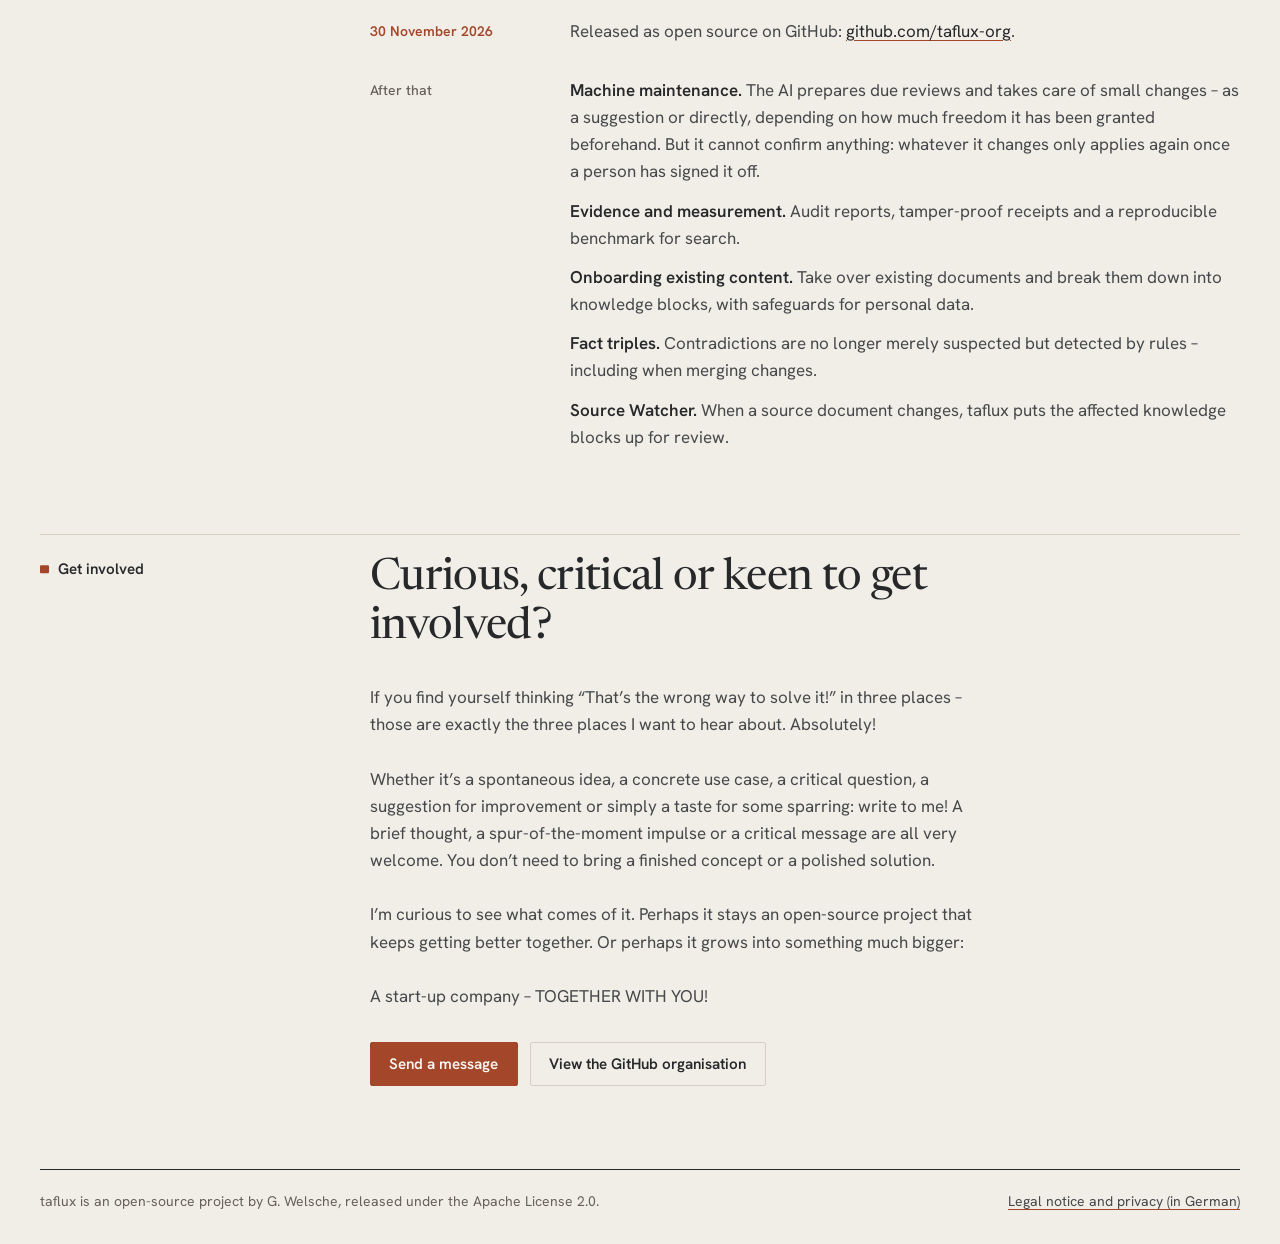
<file: index_en.html>
<!doctype html>
<html lang="en-GB">
<head>
	<meta charset="utf-8">
	<meta name="viewport" content="width=device-width, initial-scale=1">
	<title>taflux – Knowledge that people and AI can rely on</title>
	<meta name="description" content="taflux is an open-source knowledge base for people and AI: every knowledge block shows whether it still applies, who stands behind it and which AI system may see it - Human-in-the-Loop. Release on 2026-11-30.">
	<meta name="color-scheme" content="light dark">
	<meta name="theme-color" content="#f1eee8" media="(prefers-color-scheme: light)">
	<meta name="theme-color" content="#1f2123" media="(prefers-color-scheme: dark)">
        <meta name="robots" content="index, follow, max-snippet:-1, max-image-preview:large, max-video-preview:-1">
	<meta property="og:type" content="website">
	<meta property="og:locale" content="en_GB">
	<meta property="og:locale:alternate" content="de_CH">
	<meta property="og:title" content="taflux">
	<meta property="og:description" content="A knowledge base for people and AI in which every knowledge block shows whether it still applies and who stands behind it.">
        <link rel="canonical" href="https://taflux.ch/index_en.html">
        <link rel="alternate" hreflang="de" href="https://taflux.ch/">
        <link rel="alternate" hreflang="en" href="https://taflux.ch/index_en.html">
        <link rel="alternate" hreflang="x-default" href="https://taflux.ch/">
	<link rel="icon" href="favicon.svg" type="image/svg+xml">
	<link rel="preload" href="fonts/newsreader-latin-opsz-normal.woff2" as="font" type="font/woff2" crossorigin>
	<link rel="preload" href="fonts/hanken-grotesk-latin-wght-normal.woff2" as="font" type="font/woff2" crossorigin>
	<script src="main.js"></script>
	<link rel="stylesheet" href="style.css">
</head>
<body>
<a class="skip" href="#content">Skip to content</a>

<header class="bar wrap">
	<a class="brand" href="index_en.html" aria-label="taflux – home">
		<svg class="brand-mark" viewBox="0 0 30 30" aria-hidden="true">
			<rect x="0" y="0" width="8" height="8" rx="1"/><rect x="11" y="0" width="8" height="8" rx="1"/><rect x="22" y="0" width="8" height="8" rx="1"/>
			<rect x="0" y="11" width="8" height="8" rx="1"/><rect class="gap" x="11.5" y="11.5" width="7" height="7" rx="1"/><rect x="22" y="11" width="8" height="8" rx="1"/>
			<rect x="0" y="22" width="8" height="8" rx="1" class="acc"/><rect x="11" y="22" width="8" height="8" rx="1"/><rect x="22" y="22" width="8" height="8" rx="1" class="faded"/>
		</svg>
		<span>taflux</span>
	</a>
	<p class="badge" data-release-badge>
		<span class="badge-tile" aria-hidden="true"></span>
		<span data-release-text>Release on 30&nbsp;November&nbsp;2026</span>
	</p>
	<nav class="lang" aria-label="Choose language">
		<a href="./" hreflang="de" lang="de" data-lang="de" aria-label="Deutsch">DE</a>
		<a href="index_en.html" hreflang="en" lang="en" data-lang="en" aria-current="page" aria-label="English">EN</a>
	</nav>
	<button class="theme" type="button" data-theme-toggle aria-label="Switch between light and dark mode">
		<svg viewBox="0 0 20 20" width="18" height="18" aria-hidden="true"><circle cx="10" cy="10" r="7.25" fill="none" stroke="currentColor" stroke-width="1.5"/><path d="M10 2.75a7.25 7.25 0 0 1 0 14.5z" fill="currentColor"/></svg>
	</button>
</header>

<main id="content" class="wrap">
	<!-- Hero -->
	<section class="hero" aria-labelledby="title">
		<dl class="facts">
			<div><dt>Project</dt><dd>Open source</dd></div>
			<div><dt>Licence</dt><dd>Apache&nbsp;2.0</dd></div>
			<div><dt>Release</dt><dd data-release-fact>30&nbsp;November&nbsp;2026</dd></div>
			<div><dt>Interface</dt><dd>German, French, Italian, English</dd></div>
		</dl>

		<div class="hero-text">
			<h1 id="title">taflux</h1>
			<p class="lead">
				A knowledge base for people and AI in which every tile in the knowledge mosaic shows whether it still applies
				and who stands behind it. AI helps – but we still have the final say.
			</p>
			<p class="actions">
				<a class="btn btn-locked" data-release-cta aria-disabled="true">
					taflux on GitHub
					<span class="btn-flag" data-release-flag>from 30 Nov 2026</span>
				</a>
				<a class="btn btn-quiet" href="#get-involved">Get involved</a>
			</p>
		</div>

		<figure class="hero-mosaic">
			<svg class="mosaic" viewBox="-2 -2 332 236" role="img" aria-label="A knowledge mosaic: one tile is confirmed, one is due for review, one is missing because this AI is not allowed to see it.">
				<rect class="t d0" x="0.8" y="-1.4" width="40" height="40" rx="2"/>
				<rect class="t d1" x="46.8" y="1.0" width="40" height="40" rx="2"/>
				<rect class="t d2" x="96.4" y="-0.2" width="40" height="40" rx="2"/>
				<rect class="t d3" x="145.4" y="0.6" width="40" height="40" rx="2"/>
				<rect class="t d4" x="191.4" y="-1.0" width="40" height="40" rx="2"/>
				<rect class="t d5" x="238.6" y="1.2" width="40" height="40" rx="2"/>
				<rect class="t d6" x="289.0" y="-0.8" width="40" height="40" rx="2"/>
				<rect class="t d1" x="-0.2" y="48.3" width="40" height="40" rx="2"/>
				<rect class="t d2" x="48.6" y="48.8" width="40" height="40" rx="2"/>
				<rect class="t d3" x="95.0" y="46.8" width="40" height="40" rx="2"/>
				<rect class="t d4" x="145.2" y="48.4" width="40" height="40" rx="2"/>
				<rect class="t-gap" x="191.9" y="50.1" width="38.5" height="38.5" rx="2"/>
				<rect class="t d6" x="240.3" y="47.4" width="40" height="40" rx="2"/>
				<rect class="t d7" x="288.8" y="46.6" width="40" height="40" rx="2"/>
				<rect class="t d2" x="-1.2" y="97.0" width="40" height="40" rx="2"/>
				<rect class="t d3" x="48.4" y="95.8" width="40" height="40" rx="2"/>
				<rect class="t d4" x="97.4" y="96.6" width="40" height="40" rx="2"/>
				<rect class="t d5" x="143.4" y="95.0" width="40" height="40" rx="2"/>
				<rect class="t d6" x="190.6" y="97.2" width="40" height="40" rx="2"/>
				<rect class="t d7" x="241.0" y="95.2" width="40" height="40" rx="2"/>
				<rect class="t d8" x="287.8" y="96.3" width="40" height="40" rx="2"/>
				<rect class="t d3" x="0.6" y="144.8" width="40" height="40" rx="2"/>
				<rect class="t t-acc d4" x="47.0" y="142.8" width="40" height="40" rx="2"/>
				<rect class="t d5" x="97.2" y="144.4" width="40" height="40" rx="2"/>
				<rect class="t d6" x="143.2" y="145.4" width="40" height="40" rx="2"/>
				<rect class="t d7" x="192.3" y="143.4" width="40" height="40" rx="2"/>
				<rect class="t t-faded d8" x="240.8" y="142.6" width="40" height="40" rx="2"/>
				<rect class="t d9" x="286.8" y="145.0" width="40" height="40" rx="2"/>
				<rect class="t d4" x="0.4" y="191.8" width="40" height="40" rx="2"/>
				<rect class="t d5" x="49.4" y="192.6" width="40" height="40" rx="2"/>
				<rect class="t d6" x="95.4" y="191.0" width="40" height="40" rx="2"/>
				<rect class="t d7" x="142.6" y="193.2" width="40" height="40" rx="2"/>
				<rect class="t d8" x="193.0" y="191.2" width="40" height="40" rx="2"/>
				<rect class="t d9" x="239.8" y="192.3" width="40" height="40" rx="2"/>
				<rect class="t d10" x="288.6" y="192.8" width="40" height="40" rx="2"/>
			</svg>
			<figcaption class="legend">
				<span><i class="sw sw-acc" aria-hidden="true"></i>confirmed</span>
				<span><i class="sw sw-faded" aria-hidden="true"></i>review due</span>
				<span><i class="sw sw-gap" aria-hidden="true"></i>not visible to certain AI systems</span>
			</figcaption>
		</figure>
	</section>

	<!-- Why -->
	<section class="block" aria-labelledby="why">
		<h2 class="label" id="why">Why</h2>
		<div class="body">
			<p class="statement">AI adoption makes knowledge management essential – and affordable.</p>
			<p class="prose">
				Company knowledge ages – often all by itself. Thanks to our tacit knowledge, we humans have always coped well with contradictions, inaccuracies and outdated data. Invalid knowledge is annoying, but not a real problem.<br><br>
				As soon as AI agents work with it, however, it becomes a risk. That is why taflux doesn’t simply deliver whatever is written somewhere, but what applies today – with a date, a level of bindingness and a clear statement of who stands behind it.<br><br>
				AI prepares, but people decide. AI makes maintaining information affordable – but it doesn’t make us redundant.
			</p>
		</div>
	</section>

	<!-- Goal -->
	<section class="block" aria-labelledby="goal">
		<h2 class="label" id="goal">The goal</h2>
		<div class="body">
			<p class="prose">The same question, put to the AI twice.</p>
			<div class="compare">
				<div>
					<h3>From the archive</h3>
					<p>Forty hits. Nobody knows how old they are – or whether any of them still applies.</p>
				</div>
				<div>
					<h3>From taflux</h3>
					<p>
						One answer with a date, a level of bindingness and a named person who stands behind it.
						Beneath it, a note that three tiles are deliberately missing because they
						must not leave the building.
					</p>
				</div>
			</div>
		</div>
	</section>

	<!-- Principles -->
	<section class="block" aria-labelledby="principles">
		<h2 class="label" id="principles">Principles</h2>
		<ul class="body cells cells-2">
			<li><h3>Staying current is a choice</h3><p>Knowledge goes out of date even when nobody is working on it. That is why it needs confirming (periodically and whenever contradictions arise), and new knowledge puts the older knowledge it affects up for review. AI detects and suggests – people decide.</p></li>
			<li><h3>Validity and authority stay with people</h3><p>Whether something applies is always confirmed by a person, and every confirmation is logged. AI prepares what applies – but the decision stays with people (human in the loop).</p></li>
			<li><h3>Knowledge with edges</h3><p>Knowledge blocks don’t exist in isolation: they are linked to one another by logical relations such as “superseded by” or “exception to”. AI suggests such links, which people review and approve. That way, every change shows what else ought to be reviewed.</p></li>
			<li><h3>Visible gaps</h3><p>If confidential, unreviewed or outdated data is missing, the answer makes that gap visible instead of hiding it or filling it with guesswork.</p></li>
			<li><h3>Protection through absence</h3><p>Whatever an AI system is not allowed to see simply does not exist in its search index. The company policies held in taflux determine in advance, for each system, which data is indexed. Because unapproved knowledge is physically absent from the index, sensitive data is protected against unwanted leakage even if a system is breached.</p></li>
			<li><h3>Version history creates traceability</h3><p>Existing documents stay where they are. taflux doesn’t replace your cloud storage. It keeps a record alongside it of what currently applies.</p></li>
		</ul>
	</section>

	<!-- Dimensions -->
	<section class="block" aria-labelledby="dimensions">
		<h2 class="label" id="dimensions">Six dimensions</h2>
		<div class="body">
			<p class="prose">
				Every knowledge block – each tile in the mosaic – carries its own state across six dimensions that are set
				independently of one another. The same mosaic therefore looks quite different
				depending on the dimension. Choose a dimension:
			</p>
			<div class="lens" data-lens>
				<div class="lens-tabs" role="tablist" aria-label="Choose a dimension" hidden>
					<button type="button" role="tab" id="tab-validity" aria-controls="lens-validity" aria-selected="true">Validity</button>
					<button type="button" role="tab" id="tab-trust" aria-controls="lens-trust" aria-selected="false" tabindex="-1">Trust level</button>
					<button type="button" role="tab" id="tab-bindingness" aria-controls="lens-bindingness" aria-selected="false" tabindex="-1">Bindingness</button>
					<button type="button" role="tab" id="tab-confidentiality" aria-controls="lens-confidentiality" aria-selected="false" tabindex="-1">Confidentiality</button>
					<button type="button" role="tab" id="tab-retention" aria-controls="lens-retention" aria-selected="false" tabindex="-1">Retention purpose</button>
					<button type="button" role="tab" id="tab-autonomy" aria-controls="lens-autonomy" aria-selected="false" tabindex="-1">Autonomy level</button>
				</div>
				<div class="lens-stage">
					<figure class="lens-figure">
						<svg class="lens-mosaic" viewBox="-3 -3 286 190" aria-hidden="true">
							<g class="lt d0" data-s="s"><rect class="o" x="1.6" y="-0.6" width="38.5" height="38.5" rx="2"/><rect class="f" x="0.8" y="-1.4" width="40" height="40" rx="2"/></g>
							<g class="lt d1" data-s="s"><rect class="o" x="47.5" y="1.8" width="38.5" height="38.5" rx="2"/><rect class="f" x="46.8" y="1.0" width="40" height="40" rx="2"/></g>
							<g class="lt d2" data-s="s"><rect class="o" x="97.2" y="0.6" width="38.5" height="38.5" rx="2"/><rect class="f" x="96.4" y="-0.2" width="40" height="40" rx="2"/></g>
							<g class="lt d3" data-s="f"><rect class="o" x="146.2" y="1.4" width="38.5" height="38.5" rx="2"/><rect class="f" x="145.4" y="0.6" width="40" height="40" rx="2"/></g>
							<g class="lt d4" data-s="c"><rect class="o" x="192.2" y="-0.2" width="38.5" height="38.5" rx="2"/><rect class="f" x="191.4" y="-1.0" width="40" height="40" rx="2"/></g>
							<g class="lt d5" data-s="s"><rect class="o" x="239.3" y="1.9" width="38.5" height="38.5" rx="2"/><rect class="f" x="238.6" y="1.2" width="40" height="40" rx="2"/></g>
							<g class="lt d1" data-s="s"><rect class="o" x="1.8" y="48.0" width="38.5" height="38.5" rx="2"/><rect class="f" x="1.0" y="47.2" width="40" height="40" rx="2"/></g>
							<g class="lt d2" data-s="s"><rect class="o" x="48.5" y="49.0" width="38.5" height="38.5" rx="2"/><rect class="f" x="47.8" y="48.3" width="40" height="40" rx="2"/></g>
							<g class="lt d3" data-s="s"><rect class="o" x="97.3" y="49.5" width="38.5" height="38.5" rx="2"/><rect class="f" x="96.6" y="48.8" width="40" height="40" rx="2"/></g>
							<g class="lt d4" data-s="s"><rect class="o" x="143.8" y="47.5" width="38.5" height="38.5" rx="2"/><rect class="f" x="143.0" y="46.8" width="40" height="40" rx="2"/></g>
							<g class="lt d5" data-s="f"><rect class="o" x="193.9" y="49.1" width="38.5" height="38.5" rx="2"/><rect class="f" x="193.2" y="48.4" width="40" height="40" rx="2"/></g>
							<g class="lt d6" data-s="c"><rect class="o" x="239.9" y="50.1" width="38.5" height="38.5" rx="2"/><rect class="f" x="239.2" y="49.4" width="40" height="40" rx="2"/></g>
							<g class="lt d2" data-s="s"><rect class="o" x="1.1" y="96.2" width="38.5" height="38.5" rx="2"/><rect class="f" x="0.3" y="95.4" width="40" height="40" rx="2"/></g>
							<g class="lt d3" data-s="s"><rect class="o" x="49.5" y="95.3" width="38.5" height="38.5" rx="2"/><rect class="f" x="48.8" y="94.6" width="40" height="40" rx="2"/></g>
							<g class="lt d4" data-s="s"><rect class="o" x="95.5" y="97.8" width="38.5" height="38.5" rx="2"/><rect class="f" x="94.8" y="97.0" width="40" height="40" rx="2"/></g>
							<g class="lt d5" data-s="s"><rect class="o" x="145.2" y="96.5" width="38.5" height="38.5" rx="2"/><rect class="f" x="144.4" y="95.8" width="40" height="40" rx="2"/></g>
							<g class="lt d6" data-s="s"><rect class="o" x="194.2" y="97.3" width="38.5" height="38.5" rx="2"/><rect class="f" x="193.4" y="96.6" width="40" height="40" rx="2"/></g>
							<g class="lt d7" data-s="f"><rect class="o" x="240.2" y="95.8" width="38.5" height="38.5" rx="2"/><rect class="f" x="239.4" y="95.0" width="40" height="40" rx="2"/></g>
							<g class="lt d3" data-s="s"><rect class="o" x="-0.6" y="145.9" width="38.5" height="38.5" rx="2"/><rect class="f" x="-1.4" y="145.2" width="40" height="40" rx="2"/></g>
							<g class="lt d4" data-s="s"><rect class="o" x="49.8" y="143.9" width="38.5" height="38.5" rx="2"/><rect class="f" x="49.0" y="143.2" width="40" height="40" rx="2"/></g>
							<g class="lt d5" data-s="s"><rect class="o" x="96.5" y="145.1" width="38.5" height="38.5" rx="2"/><rect class="f" x="95.8" y="144.3" width="40" height="40" rx="2"/></g>
							<g class="lt d6" data-s="f"><rect class="o" x="145.3" y="145.6" width="38.5" height="38.5" rx="2"/><rect class="f" x="144.6" y="144.8" width="40" height="40" rx="2"/></g>
							<g class="lt d7" data-s="s"><rect class="o" x="191.8" y="143.6" width="38.5" height="38.5" rx="2"/><rect class="f" x="191.0" y="142.8" width="40" height="40" rx="2"/></g>
							<g class="lt d8" data-s="s"><rect class="o" x="241.9" y="145.2" width="38.5" height="38.5" rx="2"/><rect class="f" x="241.2" y="144.4" width="40" height="40" rx="2"/></g>
						</svg>
					</figure>
					<div class="lens-panels">
						<div class="lens-panel" role="tabpanel" id="lens-validity" aria-labelledby="tab-validity" data-states="sssfcsssssfcsssssfsssfss">
							<h3>Validity</h3>
							<p class="lens-def">Does this still apply, or has it been superseded – and if so, by what?</p>
							<p class="lens-story">In March the new expenses policy comes out. The old version isn’t deleted. It fades – and points to the new one that replaces it. Anyone asking about expenses gets the new version. The old one remains traceable.</p>
							<ul class="lens-legend"><li><i class="sw sw-s" aria-hidden="true"></i>applies<span class="n">18</span></li><li><i class="sw sw-c" aria-hidden="true"></i>new version, replaces an old one<span class="n">2</span></li><li><i class="sw sw-f" aria-hidden="true"></i>superseded<span class="n">4</span></li></ul>
						</div>
						<div class="lens-panel" role="tabpanel" id="lens-trust" aria-labelledby="tab-trust" data-states="ccocfccfccococcfcccocoof" data-hidden>
							<h3>Trust level</h3>
							<p class="lens-def">Has a person confirmed exactly this text? taflux derives this from the confirmations. If the text changes, it loses its confirmation.</p>
							<p class="lens-story">Lea from Accounts confirms the section on hotel costs – it lights up. Whatever the AI captured yesterday stays an outline until someone takes a look. And where a confirmation has grown too old, it fades again: the review is due.</p>
							<ul class="lens-legend"><li><i class="sw sw-c" aria-hidden="true"></i>confirmed<span class="n">14</span></li><li><i class="sw sw-o" aria-hidden="true"></i>newly captured, unreviewed<span class="n">6</span></li><li><i class="sw sw-f" aria-hidden="true"></i>review due<span class="n">4</span></li></ul>
						</div>
						<div class="lens-panel" role="tabpanel" id="lens-bindingness" aria-labelledby="tab-bindingness" data-states="smosmmosmsommsomsmosmsoo" data-hidden>
							<h3>Bindingness</h3>
							<p class="lens-def">Is it a binding requirement, a recommendation or information? This determines the ranking and the tone of the answer.</p>
							<p class="lens-story">The cap on hotel costs is a requirement, the tip about a cheap train connection a recommendation, the list of partner hotels information. The AI answers accordingly: a requirement comes across as a rule, not as well-meant advice.</p>
							<ul class="lens-legend"><li><i class="sw sw-s" aria-hidden="true"></i>requirement<span class="n">8</span></li><li><i class="sw sw-m" aria-hidden="true"></i>recommendation<span class="n">9</span></li><li><i class="sw sw-o" aria-hidden="true"></i>information<span class="n">7</span></li></ul>
						</div>
						<div class="lens-panel" role="tabpanel" id="lens-confidentiality" aria-labelledby="tab-confidentiality" data-states="sssgssgsssgssssgsssgssgs" data-hidden>
							<h3>Confidentiality</h3>
							<p class="lens-def">Who can access this information, and which AI systems are allowed to use it? A Taflux policy maps each trust tier to the relevant AI search indexes.</p>
							<p class="lens-story">Marco asks a cloud assistant about the project costs. It may never see the cost calculations – they simply aren’t in its search index. So the answer points out that six tiles are deliberately missing. For the complete answer, Marco switches to the local model.</p>
							<ul class="lens-legend"><li><i class="sw sw-s" aria-hidden="true"></i>visible to the cloud AI<span class="n">18</span></li><li><i class="sw sw-g" aria-hidden="true"></i>stays in-house, missing<span class="n">6</span></li></ul>
						</div>
						<div class="lens-panel" role="tabpanel" id="lens-retention" aria-labelledby="tab-retention" data-states="fffcffffffsffffffcfffoff" data-hidden>
							<h3>Retention purpose</h3>
							<p class="lens-def">Why keep something that no longer applies? As a lesson, as part of history or as a reference.</p>
							<p class="lens-story">The four superseded tiles from “Validity” haven’t disappeared. The failed migration of 2021 stays as a lesson, the old organisation chart as history, the former standard as a reference. The AI presents none of them as a rule in force.</p>
							<ul class="lens-legend"><li><i class="sw sw-f" aria-hidden="true"></i>applies, needs no purpose<span class="n">20</span></li><li><i class="sw sw-c" aria-hidden="true"></i>lessons learned<span class="n">2</span></li><li><i class="sw sw-s" aria-hidden="true"></i>history<span class="n">1</span></li><li><i class="sw sw-o" aria-hidden="true"></i>reference<span class="n">1</span></li></ul>
						</div>
						<div class="lens-panel" role="tabpanel" id="lens-autonomy" aria-labelledby="tab-autonomy" data-states="omsoommsomsoomsmomsommos" data-hidden>
							<h3>Autonomy level</h3>
							<p class="lens-def">May the AI change the stored knowledge or its metadata? Only on request, within a defined scope or on its own.</p>
							<p class="lens-story">The AI fixes a typo in the style guide itself, adjusts wording in the handbook within the agreed scope and only makes suggestions for the expenses policy. How much freedom it gets is decided by a person – and it can never confirm anything.</p>
							<ul class="lens-legend"><li><i class="sw sw-s" aria-hidden="true"></i>changes on its own<span class="n">6</span></li><li><i class="sw sw-m" aria-hidden="true"></i>changes within scope<span class="n">9</span></li><li><i class="sw sw-o" aria-hidden="true"></i>may only suggest<span class="n">9</span></li></ul>
						</div>
					</div>
				</div>
			</div>
		</div>
	</section>

	<!-- Format -->
	<section class="block" aria-labelledby="format">
		<h2 class="label" id="format">One file</h2>
		<div class="body split">
			<div>
				<p class="statement statement-s">
					AI models come and go but the knowledge stays. Switch providers, and you simply take your
					knowledge base with you.
				</p>
				<p class="prose">
					Everything is stored as plain Markdown in Git, in the Open Knowledge Format (OKF). What
					taflux knows about a knowledge block sits in the file’s YAML header – one line per knowledge
					block. Every change stays readable in the diff, and a simple <code>grep</code> finds it. On
					export, nothing is translated. Whatever must not leave is simply left out.
				</p>
			</div>
			<pre class="code" aria-label="Example of a YAML header"><code><span class="k">type:</span> guideline
<span class="k">title:</span> Expenses policy
<span class="k">status:</span> draft
<span class="k">taflux:</span>
  <span class="k">profile:</span> taflux-okf/1
  <span class="k">sections:</span>
    - { id: sec-b1e8d4, validity: current,
        tier: binding, classification: internal, … }
    - { id: sec-c2f9a1, validity: superseded,
        superseded_by: sec-d4e117, … }</code></pre>
		</div>
	</section>

	<!-- Components -->
	<section class="block" aria-labelledby="components">
		<h2 class="label" id="components">What taflux is made of</h2>
		<ul class="body cells cells-2">
			<li><h3>Format</h3><p class="sub">Open Knowledge Format (OKF) v0.2</p><p>Every Markdown file is a complete, valid OKF file – no sidecar file and no conversion on export. Whatever OKF doesn’t cover, taflux adds under its own “taflux” key.</p></li>
			<li><h3>Editor</h3><p class="sub">Extended OKF editor built on Milkdown</p><p>Markdown for the text, the six dimensions as controls, plus a review view and three-way merge – so anyone can contribute, even without Git. In German, French, Italian and English.</p></li>
			<li><h3>MCP server</h3><p class="sub">Model Context Protocol</p><p>Connects taflux to any AI system that speaks MCP. Searches by keyword and by meaning at the same time, knows the links between knowledge blocks and keeps a separate search index for each trust tier.</p></li>
			<li><h3>Team</h3><p class="sub">Together, with clear responsibilities</p><p>Anyone on the team who files or confirms something vouches for it by name – and taflux remembers who stood behind what, and when. Who may read and change what can be narrowed down: to the project team, a department or the executive board.</p></li>
		</ul>
	</section>

	<!-- Status -->
	<section class="block" aria-labelledby="status">
		<h2 class="label" id="status">Status</h2>
		<ol class="body timeline">
			<li class="is-done">
				<span class="when">Done</span>
				<ul>
					<li>Foundation, six dimensions, search and editor</li>
					<li>Confidentiality routing: one search index per trust tier</li>
					<li>OKF-based: import, derived trust level, bundle export</li>
					<li>Interface in four languages (DE, FR, IT, EN)</li>
				</ul>
			</li>
			<li class="is-now">
				<span class="when">November 2026</span>
				<ul>
					<li>Bundles with audience, addressing and inbox</li>
					<li>Shared operation for teams</li>
					<li>taflux demo: a complete demo repository with a single command</li>
					<li>OKF-native: everything in one file, derived trust level, export as a filter</li>
				</ul>
			</li>
			<li class="is-release">
				<span class="when">30 November 2026</span>
				<p data-release-row>Release as open source on GitHub at <a href="https://github.com/taflux-org" rel="noopener">github.com/taflux-org</a>.</p>
			</li>
			<li>
				<span class="when">After that</span>
				<dl class="roadmap">
					<div><dt>Machine maintenance</dt><dd>The AI prepares due reviews and takes care of small changes – as a suggestion or directly, depending on how much freedom it has been granted beforehand. But it cannot confirm anything: whatever it changes only applies again once a person has signed it off.</dd></div>
					<div><dt>Evidence and measurement</dt><dd>Audit reports, tamper-proof receipts and a reproducible benchmark for search.</dd></div>
					<div><dt>Onboarding existing content</dt><dd>Take over existing documents and break them down into knowledge blocks, with safeguards for personal data.</dd></div>
					<div><dt>Fact triples</dt><dd>Contradictions are no longer merely suspected but detected by rules – including when merging changes.</dd></div>
					<div><dt>Source Watcher</dt><dd>When a source document changes, taflux puts the affected knowledge blocks up for review.</dd></div>
				</dl>
			</li>
		</ol>
	</section>

	<!-- Get involved -->
	<section class="block" id="get-involved" aria-labelledby="get-involved-title">
		<h2 class="label">Get involved</h2>
		<div class="body">
			<p class="statement" id="get-involved-title">Curious, critical or keen to get involved?</p>
			<p class="prose">
				If you find yourself thinking “That’s the wrong way to solve it!” in three places – those are exactly the three places I want to hear about. Absolutely!
				<br><br>
				Whether it’s a spontaneous idea, a concrete use case, a critical question, a suggestion for improvement or simply a taste for some sparring: write to me! A brief thought, a spur-of-the-moment impulse or a critical message are all very welcome. You don’t need to bring a finished concept or a polished solution.
				<br><br>
				I’m curious to see what comes of it. Perhaps it stays an open-source project that keeps getting better together. Or perhaps it grows into something much bigger:
				<br><br>
				A start-up company&nbsp;– <span class="nowrap">TOGETHER WITH YOU!</span>
			</p>
			<p class="actions">
				<a class="btn" href="#get-involved" data-mail="taflux">Send a message</a>
				<a class="btn btn-quiet" href="https://github.com/taflux-org" rel="noopener">View the GitHub organisation</a>
			</p>
		</div>
	</section>
</main>

<footer class="foot wrap">
	<p>taflux is an open-source project by G. Welsche, released under the Apache License 2.0.</p>
	<p><a href="impressum.html" hreflang="de">Legal notice and privacy (in German)</a></p>
</footer>
</body>
</html>
</file>
<file: style.css>
/* taflux – Landingpage */

@font-face {
	font-family: 'Newsreader';
	src: url('fonts/newsreader-latin-opsz-normal.woff2') format('woff2-variations');
	font-weight: 200 800;
	font-style: normal;
	font-display: swap;
}
@font-face {
	font-family: 'Hanken Grotesk';
	src: url('fonts/hanken-grotesk-latin-wght-normal.woff2') format('woff2-variations');
	font-weight: 100 900;
	font-style: normal;
	font-display: swap;
}

/* ---------- Tokens ---------- */
:root {
	--stone: #f1eee8;      /* Hintergrund, heller Stein */
	--slab: #ebe7df;       /* Flächen, kaum dunkler als der Grund */
	--ink: #26282a;        /* Anthrazit */
	--ink-soft: #46484a;
	--muted: #66625a;      /* AA auf --stone */
	--rule: #d6cfc3;
	--clay: #a3462a;       /* Terrakotta */
	--on-clay: #fbf8f3;

	--serif: 'Newsreader', 'Iowan Old Style', Georgia, serif;
	--sans: 'Hanken Grotesk', system-ui, -apple-system, 'Segoe UI', sans-serif;
	--mono: ui-monospace, 'SF Mono', Menlo, Consolas, monospace;

	--fs-body: 1.0625rem;
	--fs-small: 0.875rem;
	--fs-lead: clamp(1.25rem, 1.05rem + 0.8vw, 1.55rem);
	--fs-statement: clamp(1.75rem, 1.2rem + 2.2vw, 2.75rem);
	--fs-title: clamp(1.25rem, 1.1rem + 0.5vw, 1.5rem);
	--fs-hero: clamp(4.5rem, 1rem + 13vw, 10.5rem);

	--gutter: clamp(1rem, 0.5rem + 2.5vw, 2.5rem);
	--space-s: 1.25rem;
	--space-m: 2rem;
	--space-l: clamp(3rem, 2rem + 4vw, 5.5rem);
	--max: 76rem;

	color-scheme: light;
}
@media (prefers-color-scheme: dark) {
	:root:not([data-theme='light']) {
		--stone: #1f2123;
		--slab: #24272a;
		--ink: #e7e2d8;
		--ink-soft: #c8c2b6;
		--muted: #a19b90;
		--rule: #383b3e;
		--clay: #cf6b45;
		--on-clay: #1f2123;
		color-scheme: dark;
	}
}
:root[data-theme='dark'] {
	--stone: #1f2123;
	--slab: #24272a;
	--ink: #e7e2d8;
	--ink-soft: #c8c2b6;
	--muted: #a19b90;
	--rule: #383b3e;
	--clay: #cf6b45;
	--on-clay: #1f2123;
	color-scheme: dark;
}

/* ---------- Grundlagen ---------- */
*,
*::before,
*::after {
	box-sizing: border-box;
}
html {
	-webkit-text-size-adjust: 100%;
	text-size-adjust: 100%;
}
body {
	margin: 0;
	background: var(--stone);
	color: var(--ink-soft);
	font-family: var(--sans);
	font-size: var(--fs-body);
	line-height: 1.6;
	font-feature-settings: 'kern', 'liga';
	text-rendering: optimizeLegibility;
}
h1,
h2,
h3,
p,
ul,
ol,
dl,
dd,
figure,
pre {
	margin: 0;
}
a {
	color: var(--ink);
	text-decoration-color: var(--clay);
	text-decoration-thickness: 1px;
	text-underline-offset: 0.2em;
}
a:hover {
	color: var(--clay);
}
:focus-visible {
	outline: 2px solid var(--clay);
	outline-offset: 3px;
	border-radius: 2px;
}
code {
	font-family: var(--mono);
	font-size: 0.88em;
}
.wrap {
	width: min(100% - 2 * var(--gutter), var(--max));
	margin-inline: auto;
}
.nowrap {
	white-space: nowrap;
	text-wrap: nowrap;
}
.skip {
	position: absolute;
	left: var(--gutter);
	top: -3rem;
	padding: 0.5rem 0.75rem;
	background: var(--ink);
	color: var(--stone);
	z-index: 10;
}
.skip:focus {
	top: 0.75rem;
}

/* ---------- Kopfleiste ---------- */
.bar {
	display: flex;
	align-items: center;
	gap: var(--space-s);
	padding-block: 1.4rem;
}
.brand {
	display: inline-flex;
	align-items: center;
	gap: 0.6rem;
	margin-right: auto;
	color: var(--ink);
	text-decoration: none;
	font-family: var(--serif);
	font-size: 1.5rem;
	font-weight: 500;
	letter-spacing: -0.01em;
	line-height: 1;
}
.brand-mark {
	width: 1.35rem;
	height: 1.35rem;
	fill: var(--ink);
}
.brand-mark .acc {
	fill: var(--clay);
}
.brand-mark .faded {
	fill-opacity: 0.2;
}
.brand-mark .gap {
	fill: none;
	stroke: var(--muted);
	stroke-width: 1;
	stroke-dasharray: 2 1.5;
}
.badge {
	display: inline-flex;
	align-items: center;
	gap: 0.55rem;
	padding: 0.35rem 0.8rem 0.35rem 0.65rem;
	border: 1px solid var(--rule);
	border-radius: 2px;
	color: var(--ink);
	font-size: var(--fs-small);
	font-weight: 500;
	line-height: 1.3;
	text-decoration: none;
}
a.badge:hover {
	border-color: var(--clay);
	color: var(--ink);
}
.badge-tile {
	width: 0.6rem;
	height: 0.6rem;
	flex: none;
	background: var(--clay);
	border-radius: 1px;
}

/* Sprachwahl: zwei Felder, das aktive gefüllt – wie ein gesetzter Stein */
.lang {
	display: inline-flex;
	flex: none;
	border: 1px solid var(--rule);
	border-radius: 2px;
}
.lang a {
	display: grid;
	place-items: center;
	min-width: 2.4rem;
	min-height: 2.4rem;
	padding: 0 0.55rem;
	color: var(--muted);
	font-size: 0.8rem;
	font-weight: 600;
	letter-spacing: 0.06em;
	line-height: 1;
	text-decoration: none;
}
.lang a + a {
	border-left: 1px solid var(--rule);
}
.lang a:hover {
	color: var(--ink);
}
.lang a[aria-current] {
	background: var(--ink);
	color: var(--stone);
}
.theme {
	display: grid;
	place-items: center;
	width: 2.4rem;
	height: 2.4rem;
	flex: none;
	padding: 0;
	border: 1px solid transparent;
	border-radius: 2px;
	background: none;
	color: var(--ink);
	cursor: pointer;
}
.theme:hover {
	border-color: var(--rule);
}

/* ---------- Kopf (Hero) ---------- */
.hero {
	display: grid;
	grid-template-columns: minmax(0, 3fr) minmax(0, 5fr) minmax(0, 4fr);
	grid-template-areas: 'facts text mosaic';
	gap: var(--space-m) var(--gutter);
	padding-top: clamp(2.5rem, 1.5rem + 3vw, 4.5rem);
	padding-bottom: var(--space-l);
	border-top: 1px solid var(--ink);
}
.facts {
	grid-area: facts;
	align-self: start;
}
.facts > div + div {
	margin-top: 1.1rem;
}
.facts dt {
	color: var(--muted);
	font-size: var(--fs-small);
}
.facts dd {
	color: var(--ink);
	font-weight: 500;
	line-height: 1.4;
}
.hero-text {
	grid-area: text;
	min-width: 0;
}
.hero h1 {
	color: var(--ink);
	font-family: var(--serif);
	font-size: var(--fs-hero);
	font-weight: 450;
	font-variation-settings: 'opsz' 72;
	line-height: 0.85;
	letter-spacing: -0.035em;
}
.lead {
	margin-top: var(--space-m);
	max-width: 32ch;
	color: var(--ink);
	font-family: var(--serif);
	font-size: var(--fs-lead);
	font-variation-settings: 'opsz' 24;
	line-height: 1.4;
}
.actions {
	display: flex;
	flex-wrap: wrap;
	gap: 0.75rem;
	margin-top: var(--space-m);
}
.btn {
	position: relative;
	display: inline-flex;
	align-items: center;
	min-height: 2.75rem;
	padding: 0.6rem 1.15rem;
	border: 1px solid var(--clay);
	border-radius: 2px;
	background: var(--clay);
	color: var(--on-clay);
	font-weight: 600;
	font-size: 0.95rem;
	line-height: 1.2;
	text-decoration: none;
}
.btn:hover {
	background: var(--ink);
	border-color: var(--ink);
	color: var(--stone);
}
.btn-quiet {
	background: transparent;
	border-color: var(--rule);
	color: var(--ink);
}
.btn-quiet:hover {
	background: transparent;
	border-color: var(--ink);
	color: var(--ink);
}
/* Gesperrt bis zum Release: gedämpft, nicht klickbar, mit Fähnchen. */
.btn-locked,
.btn-locked:hover {
	background: transparent;
	border: 1px dashed var(--muted);
	color: var(--muted);
	cursor: not-allowed;
}
.btn-flag {
	position: absolute;
	top: -0.7rem;
	right: -0.6rem;
	padding: 0.15rem 0.45rem;
	border-radius: 2px;
	background: var(--clay);
	color: var(--on-clay);
	font-size: 0.72rem;
	font-weight: 600;
	line-height: 1.3;
	white-space: nowrap;
	transform: rotate(3deg);
}

.hero-mosaic {
	grid-area: mosaic;
	align-self: start;
	justify-self: end;
	width: 100%;
	max-width: 24rem;
}
.mosaic {
	display: block;
	width: 100%;
	height: auto;
	overflow: visible;
}
.mosaic .t {
	fill: var(--ink);
	fill-opacity: 0.88;
}
.mosaic .t-acc {
	fill: var(--clay);
	fill-opacity: 1;
}
.mosaic .t-faded {
	fill-opacity: 0.14;
}
.mosaic .t-gap {
	fill: none;
	stroke: var(--muted);
	stroke-width: 1.25;
	stroke-dasharray: 4 3.5;
}
.legend {
	display: flex;
	flex-wrap: wrap;
	gap: 0.35rem 1.1rem;
	margin-top: 1rem;
	color: var(--muted);
	font-size: var(--fs-small);
}
.legend span {
	display: inline-flex;
	align-items: center;
	gap: 0.45rem;
}
.sw {
	display: inline-block;
	width: 0.7rem;
	height: 0.7rem;
	border-radius: 1px;
}
.sw-acc {
	background: var(--clay);
}
.sw-faded {
	background: color-mix(in srgb, var(--ink) 14%, transparent);
}
.sw-gap {
	border: 1px dashed var(--muted);
}

/* Verzögerungsstufen der Mosaiksteine (früher inline als style="--i:n").
   Die Stufe folgt der Diagonale: Die Steine setzen sich von links oben nach rechts unten. */
.d0 { --i: 0; }
.d1 { --i: 1; }
.d2 { --i: 2; }
.d3 { --i: 3; }
.d4 { --i: 4; }
.d5 { --i: 5; }
.d6 { --i: 6; }
.d7 { --i: 7; }
.d8 { --i: 8; }
.d9 { --i: 9; }
.d10 { --i: 10; }

/* Ein einziger Moment: die Steine setzen sich beim Laden, das fehlende bleibt leer. */
@media (prefers-reduced-motion: no-preference) {
	html {
		scroll-behavior: smooth;
	}
	.mosaic rect {
		transform-box: fill-box;
		transform-origin: center;
		animation: set 0.55s cubic-bezier(0.2, 0.7, 0.2, 1) both;
		animation-delay: calc(var(--i, 0) * 45ms + 150ms);
	}
	.mosaic .t-gap {
		animation: appear 0.6s ease both;
		animation-delay: 900ms;
	}
	@keyframes set {
		from {
			opacity: 0;
			transform: scale(0.55);
		}
	}
	@keyframes appear {
		from {
			opacity: 0;
		}
	}
}

/* ---------- Abschnitte: Label links, Inhalt rechts ---------- */
.block {
	display: grid;
	grid-template-columns: minmax(0, 3fr) minmax(0, 9fr);
	gap: var(--space-s) var(--gutter);
	padding-top: var(--space-s);
	border-top: 1px solid var(--rule);
}
.block + .block {
	margin-top: var(--space-l);
}
.label {
	display: flex;
	align-items: baseline;
	gap: 0.6rem;
	color: var(--ink);
	font-family: var(--sans);
	font-size: 0.95rem;
	font-weight: 600;
	line-height: 1.5;
	padding-top: 0.2rem;
}
.label::before {
	content: '';
	width: 0.55rem;
	height: 0.55rem;
	flex: none;
	background: var(--clay);
	border-radius: 1px;
	transform: translateY(-0.05em);
}
.body {
	min-width: 0;
}
.statement {
	max-width: 24ch;
	color: var(--ink);
	font-family: var(--serif);
	font-size: var(--fs-statement);
	font-weight: 430;
	font-variation-settings: 'opsz' 60;
	line-height: 1.1;
	letter-spacing: -0.015em;
}
.statement-s {
	font-size: var(--fs-title);
	font-variation-settings: 'opsz' 24;
	line-height: 1.3;
	letter-spacing: 0;
}
.prose {
	max-width: 62ch;
}
.statement + .prose {
	margin-top: var(--space-m);
}
.statement-s + .prose {
	margin-top: var(--space-s);
}
.prose + .prose {
	margin-top: var(--space-s);
}

h3 {
	color: var(--ink);
	font-family: var(--serif);
	font-size: var(--fs-title);
	font-weight: 480;
	font-variation-settings: 'opsz' 24;
	line-height: 1.2;
	letter-spacing: -0.005em;
}
h3 + p {
	margin-top: 0.4rem;
}
.sub {
	color: var(--muted);
	font-size: var(--fs-small);
}
.sub + p {
	margin-top: 0.5rem;
}

/* Einträge untereinander: Vergleich, Grundsätze, Achsen, Teile */
.compare,
.cells {
	display: grid;
	gap: var(--space-m);
	max-width: 62ch;
	padding: 0;
	list-style: none;
}
.prose + .compare,
.prose + .cells {
	margin-top: var(--space-m);
}

/* ---------- Sechs Achsen: dasselbe Mosaik durch sechs Brillen ---------- */
.lens {
	margin-top: var(--space-m);
}
.lens-tabs {
	display: flex;
	flex-wrap: wrap;
	gap: 0.4rem;
}
.lens-tabs[hidden] {
	display: none;
}
.lens-tabs button {
	padding: 0.45rem 0.8rem;
	border: 1px solid var(--rule);
	border-radius: 2px;
	background: transparent;
	color: var(--ink-soft);
	font: inherit;
	font-size: 0.9rem;
	font-weight: 500;
	line-height: 1.2;
	cursor: pointer;
	transition: background-color 0.2s, color 0.2s, border-color 0.2s;
}
.lens-tabs button:hover {
	border-color: var(--ink);
	color: var(--ink);
}
.lens-tabs button[aria-selected='true'] {
	background: var(--ink);
	border-color: var(--ink);
	color: var(--stone);
}
.lens-stage {
	display: grid;
	grid-template-columns: minmax(0, 5fr) minmax(0, 6fr);
	gap: var(--space-m) var(--gutter);
	align-items: start;
	margin-top: var(--space-m);
}
.lens-figure {
	position: sticky;
	top: var(--space-m);
}
.lens-mosaic {
	display: block;
	width: 100%;
	max-width: 22rem;
	height: auto;
	overflow: visible;
}

/* Ein Stein = Fläche (.f) + gestrichelter Umriss (.o) für die Lücke */
.lt .f {
	fill: var(--ink);
	fill-opacity: 0.88;
	stroke: var(--ink);
	stroke-width: 1.5;
	stroke-opacity: 0;
	transform-box: fill-box;
	transform-origin: center;
}
.lt .o {
	fill: none;
	stroke: var(--muted);
	stroke-width: 1.25;
	stroke-dasharray: 4 3.5;
	opacity: 0;
}
.lt[data-s='c'] .f {
	fill: var(--clay);
	stroke: var(--clay);
	fill-opacity: 1;
}
.lt[data-s='m'] .f {
	fill-opacity: 0.42;
}
.lt[data-s='f'] .f {
	fill-opacity: 0.12;
}
.lt[data-s='o'] .f {
	fill-opacity: 0;
	stroke-opacity: 0.9;
	transform: scale(0.94);
}
.lt[data-s='g'] .f {
	fill-opacity: 0;
	transform: scale(0.4);
}
.lt[data-s='g'] .o {
	opacity: 1;
}

.lens-panel h3 + .lens-def {
	margin-top: 0.4rem;
}
.lens-story {
	margin-top: var(--space-s);
	padding-top: var(--space-s);
	border-top: 1px solid var(--rule);
	color: var(--ink);
	font-family: var(--serif);
	font-size: 1.2rem;
	font-variation-settings: 'opsz' 18;
	line-height: 1.5;
}
.lens-legend {
	display: grid;
	gap: 0.35rem;
	max-width: 24rem;
	margin-top: var(--space-s);
	padding: 0;
	list-style: none;
	color: var(--muted);
	font-size: var(--fs-small);
}
.lens-legend li {
	display: flex;
	align-items: center;
	gap: 0.55rem;
}
.lens-legend .n {
	margin-left: auto;
	min-width: 2ch;
	color: var(--ink);
	font-variant-numeric: tabular-nums;
	text-align: right;
}
.sw-s {
	background: color-mix(in srgb, var(--ink) 88%, transparent);
}
.sw-c {
	background: var(--clay);
}
.sw-m {
	background: color-mix(in srgb, var(--ink) 42%, transparent);
}
.sw-f {
	background: color-mix(in srgb, var(--ink) 12%, transparent);
}
.sw-o {
	border: 1.5px solid var(--ink);
}
.sw-g {
	border: 1px dashed var(--muted);
}

/* Ohne JS stehen alle Erklärungen untereinander; mit JS nur die gewählte. */
.lens.is-ready .lens-panel[data-hidden] {
	display: none;
}
.lens:not(.is-ready) .lens-panel + .lens-panel {
	margin-top: var(--space-m);
}

@media (prefers-reduced-motion: no-preference) {
	.lt .f,
	.lt .o {
		transition: fill 0.5s ease, fill-opacity 0.5s ease, stroke-opacity 0.5s ease, opacity 0.5s ease,
		transform 0.55s cubic-bezier(0.3, 0.7, 0.2, 1.2);
		transition-delay: calc(var(--i, 0) * 40ms);
	}
	.lens.is-ready .lens-panel {
		animation: panel-in 0.45s ease both;
	}
	@keyframes panel-in {
		from {
			opacity: 0;
			transform: translateY(0.4rem);
		}
	}
}

@media (max-width: 760px) {
	.lens-stage {
		grid-template-columns: 1fr;
	}
	.lens-figure {
		position: static;
	}
}

/* Format: Text und Beispiel nebeneinander */
.split {
	display: grid;
	grid-template-columns: minmax(0, 1fr) minmax(0, 1fr);
	gap: var(--space-m) var(--gutter);
	align-items: start;
}
.code {
	padding: 1.1rem 1.25rem;
	overflow-x: auto;
	background: var(--slab);
	border-radius: 3px;
	color: var(--ink);
	font-family: var(--mono);
	font-size: 0.8rem;
	line-height: 1.7;
	tab-size: 2;
}
.code code {
	font-size: inherit;
}
.code .k {
	color: var(--clay);
}

/* Stand */
.timeline {
	padding: 0;
	list-style: none;
}
.timeline > li {
	display: grid;
	grid-template-columns: 10.5rem minmax(0, 1fr);
	gap: 0.25rem var(--space-m);
}
.timeline > li + li {
	margin-top: var(--space-m);
}
.when {
	color: var(--muted);
	font-size: var(--fs-small);
	font-weight: 500;
	line-height: 1.9;
}
.is-now .when {
	color: var(--ink);
}
.is-release .when {
	color: var(--clay);
	font-weight: 600;
}
.timeline ul {
	padding-left: 0;
	list-style: none;
}
.timeline ul li {
	position: relative;
	padding-left: 1.25rem;
}
.timeline ul li + li {
	margin-top: 0.3rem;
}
.timeline ul li::before {
	content: '';
	position: absolute;
	left: 0;
	top: 0.62em;
	width: 0.5rem;
	height: 0.5rem;
	border-radius: 1px;
}
.is-done ul li::before {
	background: var(--ink);
	opacity: 0.85;
}
.is-now ul li::before {
	border: 1px dashed var(--muted);
}
.roadmap > div + div {
	margin-top: 0.75rem;
}
.roadmap dt {
	display: inline;
	color: var(--ink);
	font-weight: 600;
}
.roadmap dt::after {
	content: '. ';
}
.roadmap dd {
	display: inline;
}

/* ---------- Impressum ---------- */
.legal {
	padding-top: var(--space-m);
}
.statement-s + .cells {
	margin-top: var(--space-m);
}
.stand {
	margin-top: var(--space-m);
	color: var(--muted);
	font-size: var(--fs-small);
}

/* ---------- Fuss ---------- */
.foot {
	display: flex;
	flex-wrap: wrap;
	justify-content: space-between;
	gap: 0.5rem var(--space-m);
	margin-top: var(--space-l);
	padding-block: var(--space-s) var(--space-m);
	border-top: 1px solid var(--ink);
	color: var(--muted);
	font-size: var(--fs-small);
}
.foot a {
	color: var(--ink-soft);
}

/* ---------- Responsive ---------- */
@media (max-width: 1060px) {
	.hero {
		grid-template-columns: minmax(0, 3fr) minmax(0, 9fr);
		grid-template-areas:
			'facts text'
			'facts mosaic';
	}
	.hero-mosaic {
		justify-self: start;
		max-width: 22rem;
	}
	.split {
		grid-template-columns: 1fr;
	}
}
@media (max-width: 760px) {
	.badge {
		font-size: 0.8rem;
	}
	.hero,
	.block {
		grid-template-columns: 1fr;
	}
	.hero {
		grid-template-areas: 'text' 'mosaic' 'facts';
	}
	.facts {
		display: grid;
		grid-template-columns: repeat(2, minmax(0, 1fr));
		gap: 1.1rem var(--space-s);
	}
	.facts > div + div {
		margin-top: 0;
	}
	.timeline > li {
		grid-template-columns: 1fr;
	}
}
@media (max-width: 480px) {
	.bar {
		flex-wrap: wrap;
		gap: 0.75rem;
	}
	.badge {
		order: 3;
		width: 100%;
	}
}
</file>
